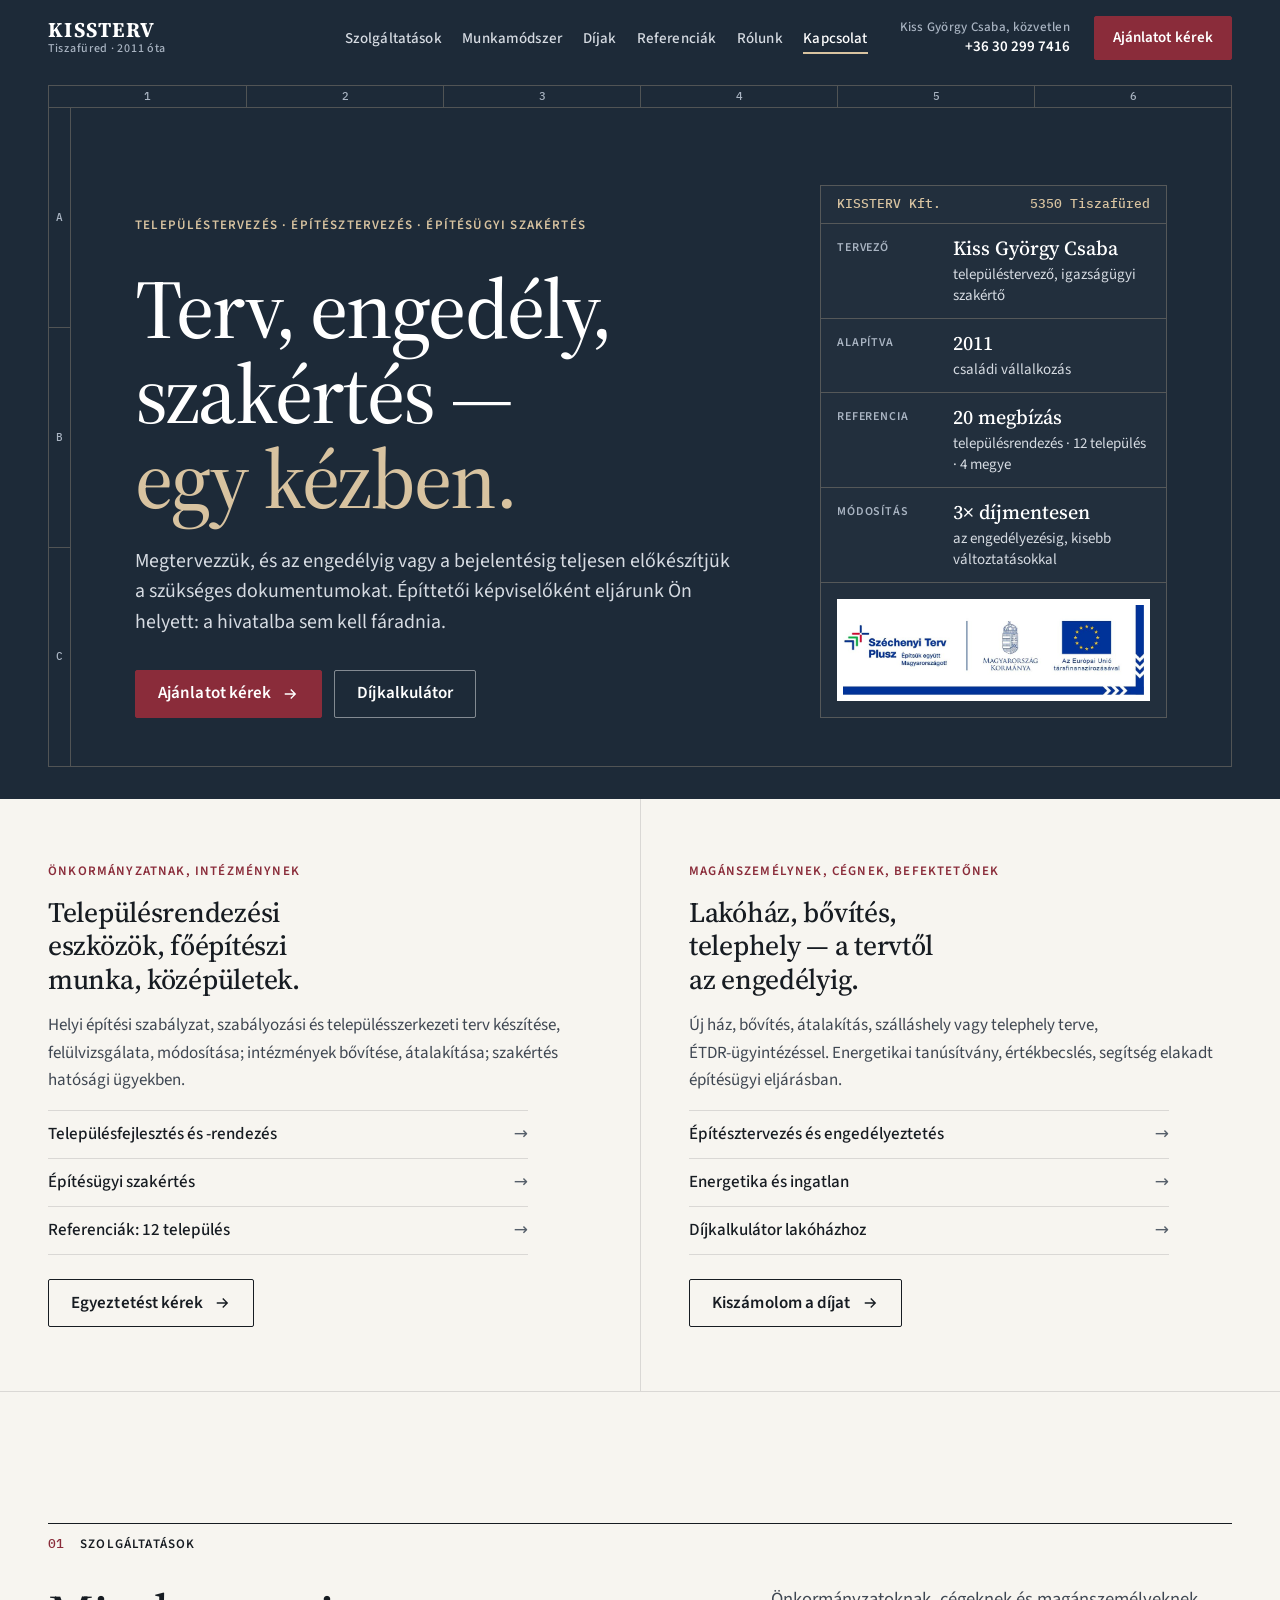
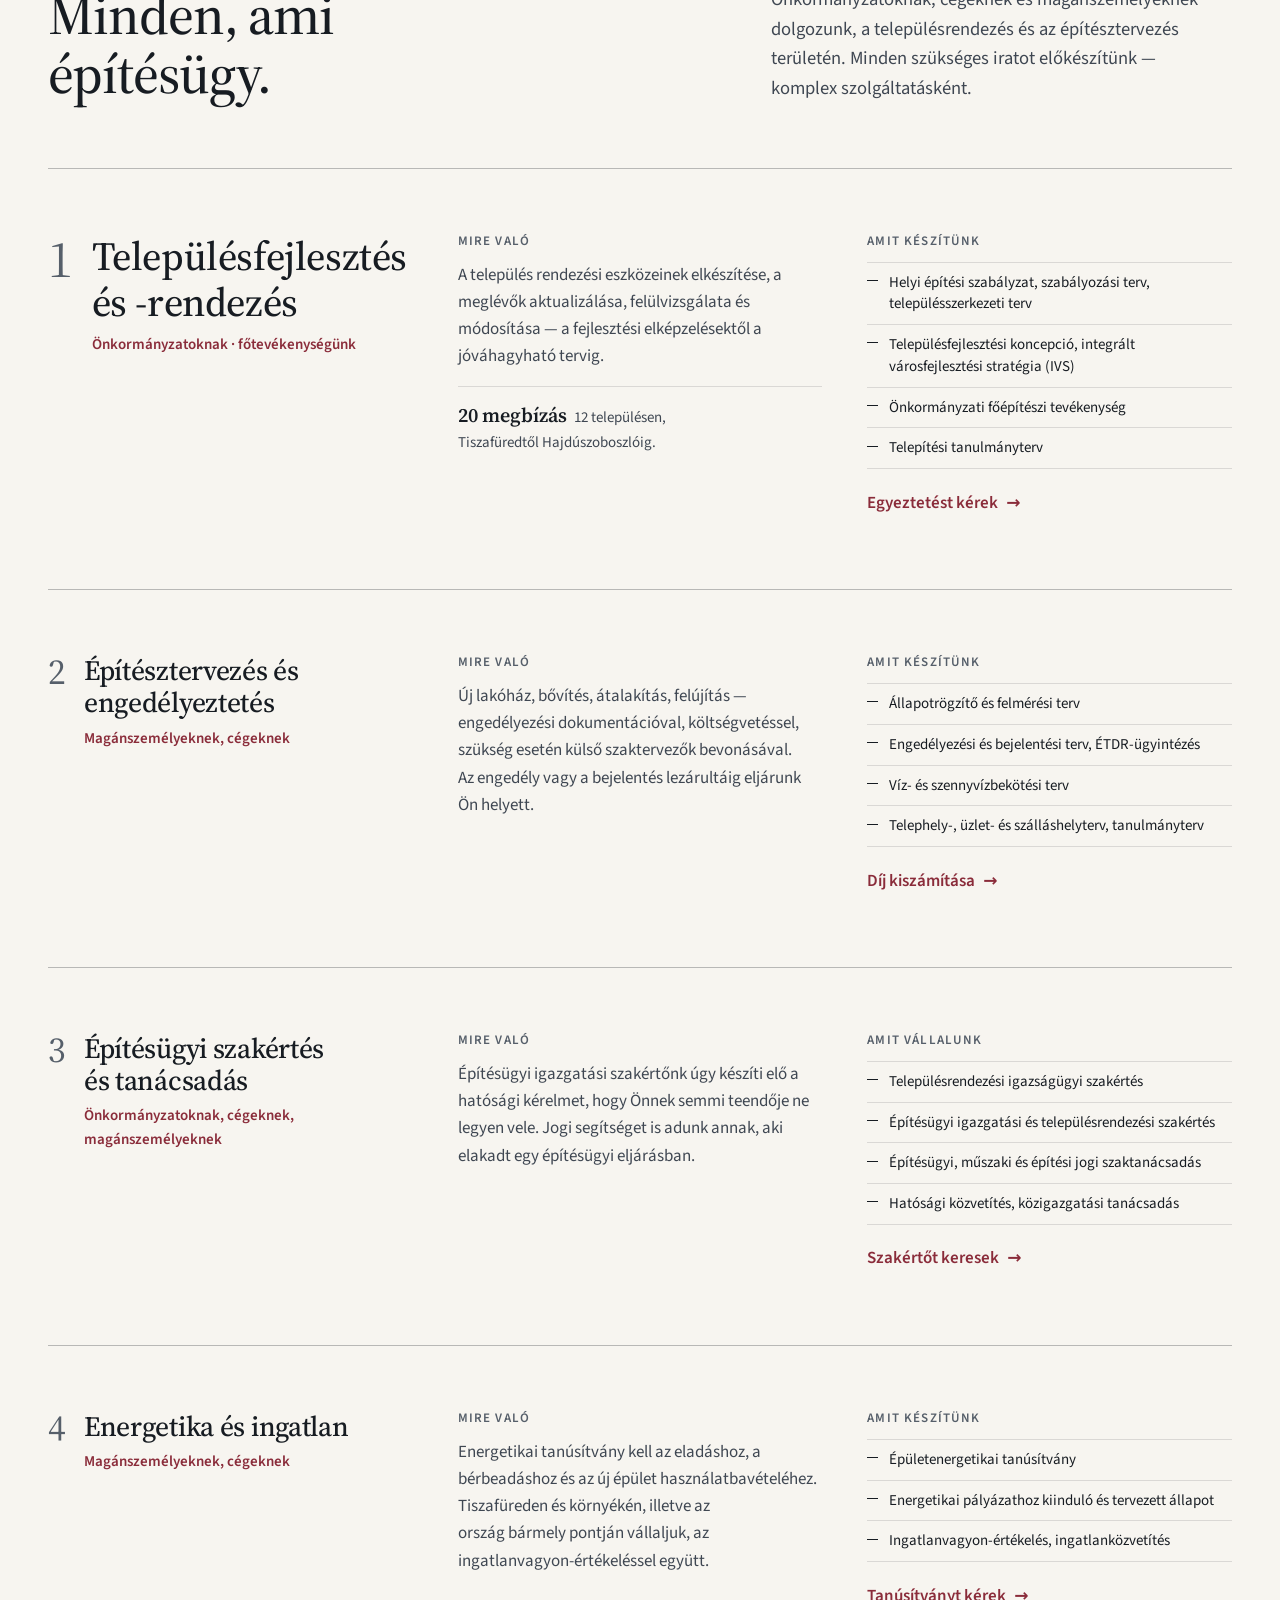
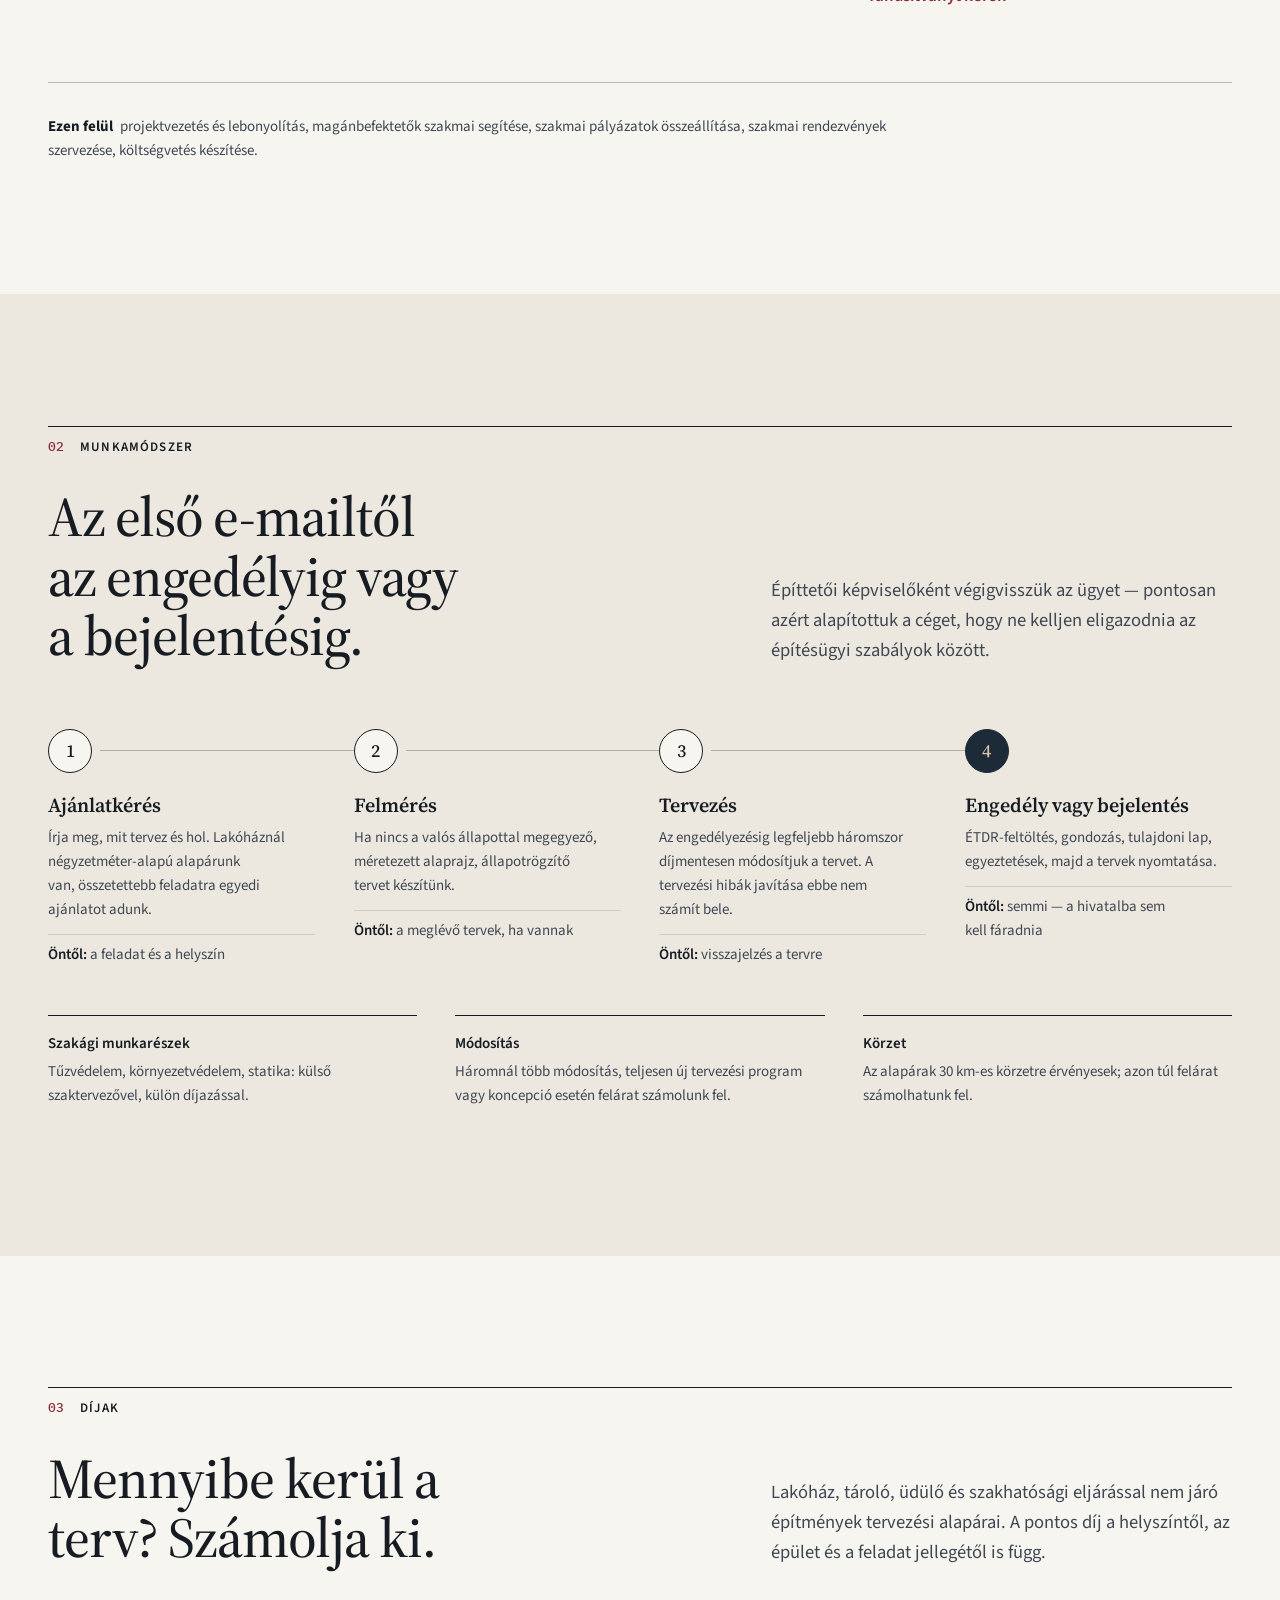
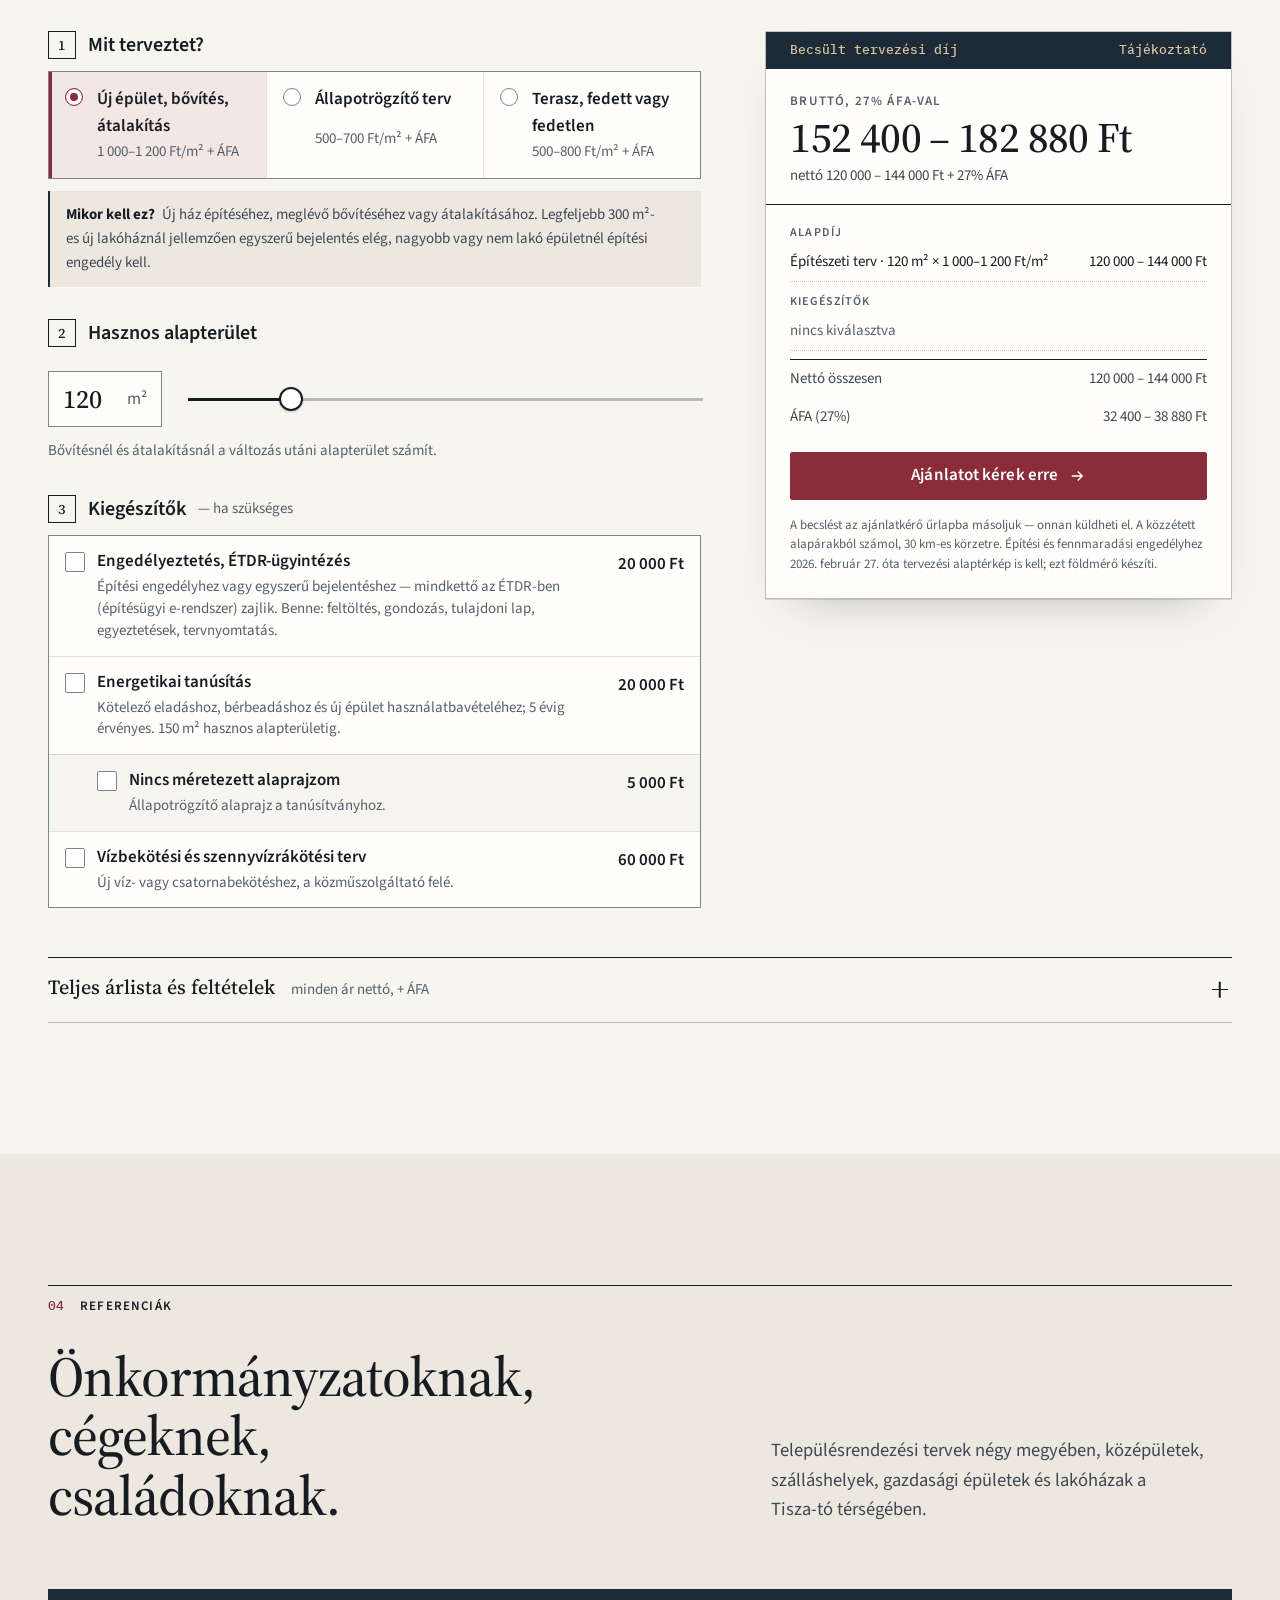
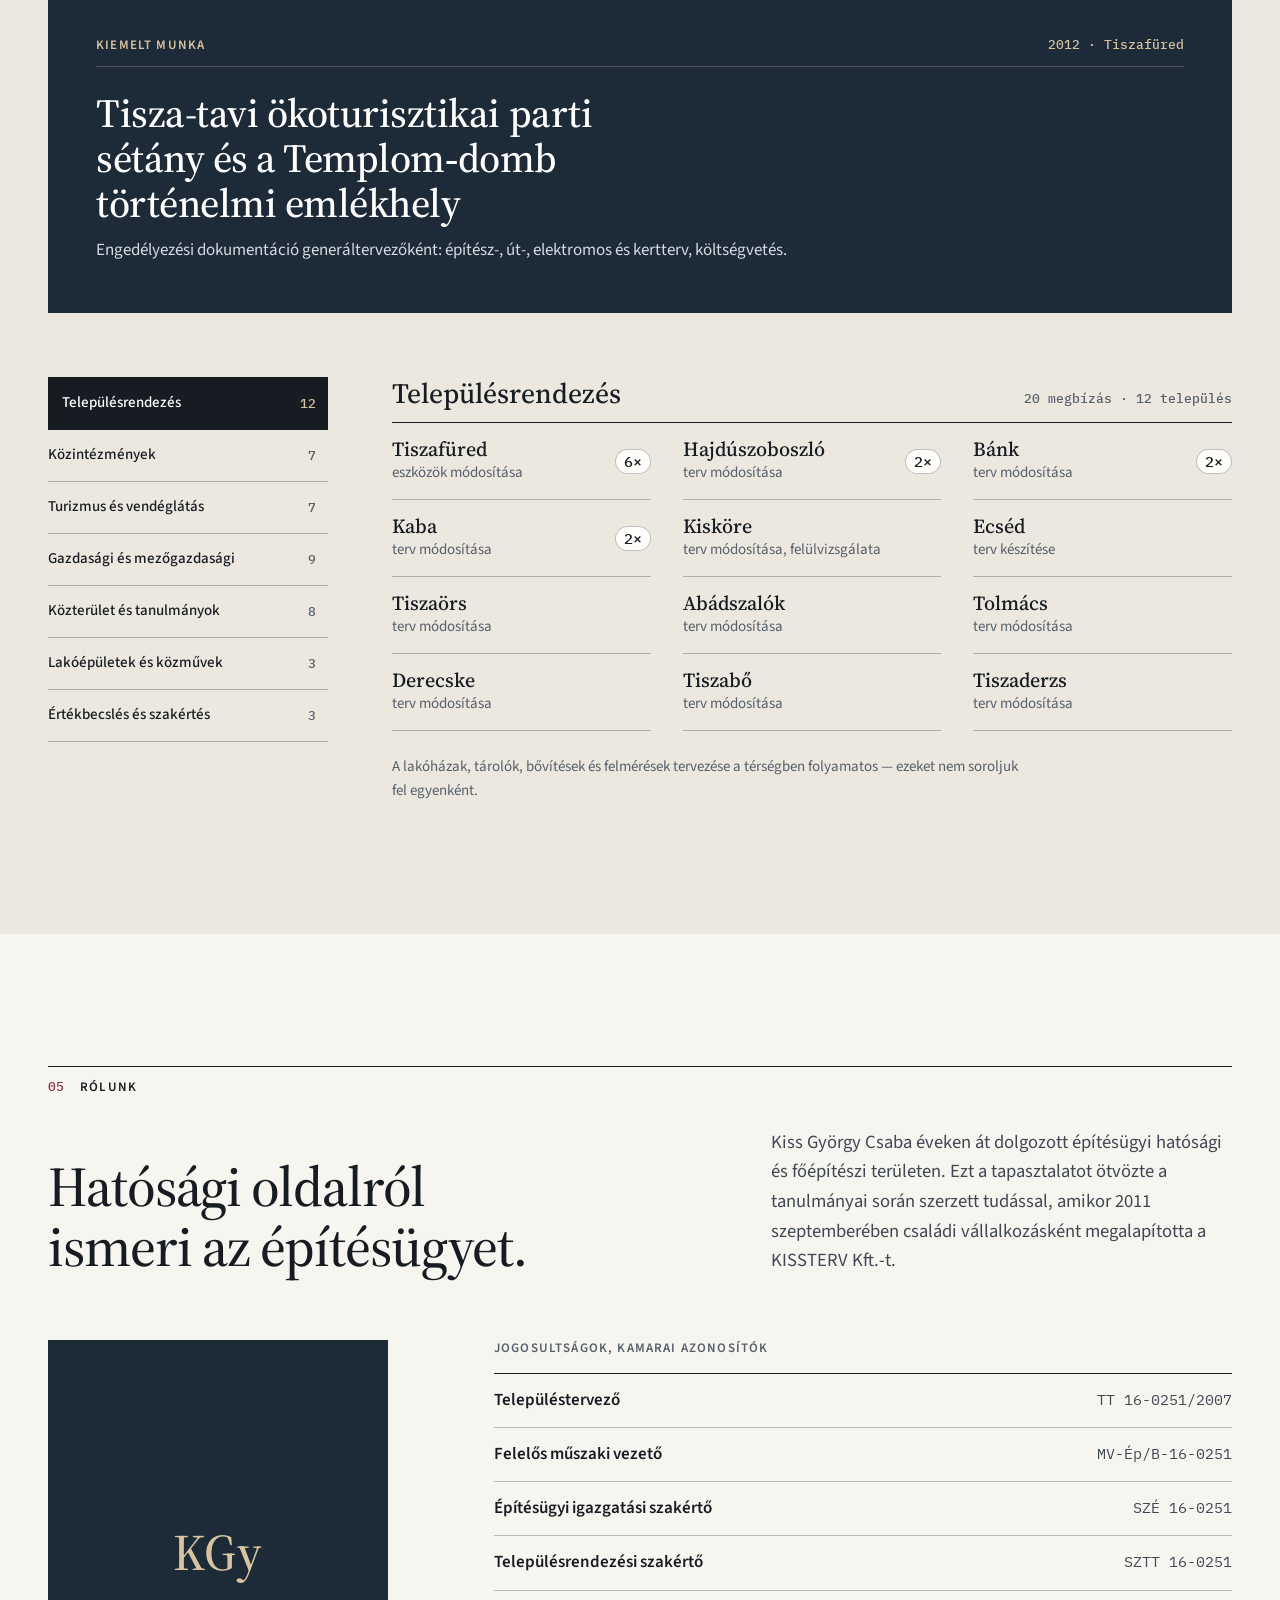
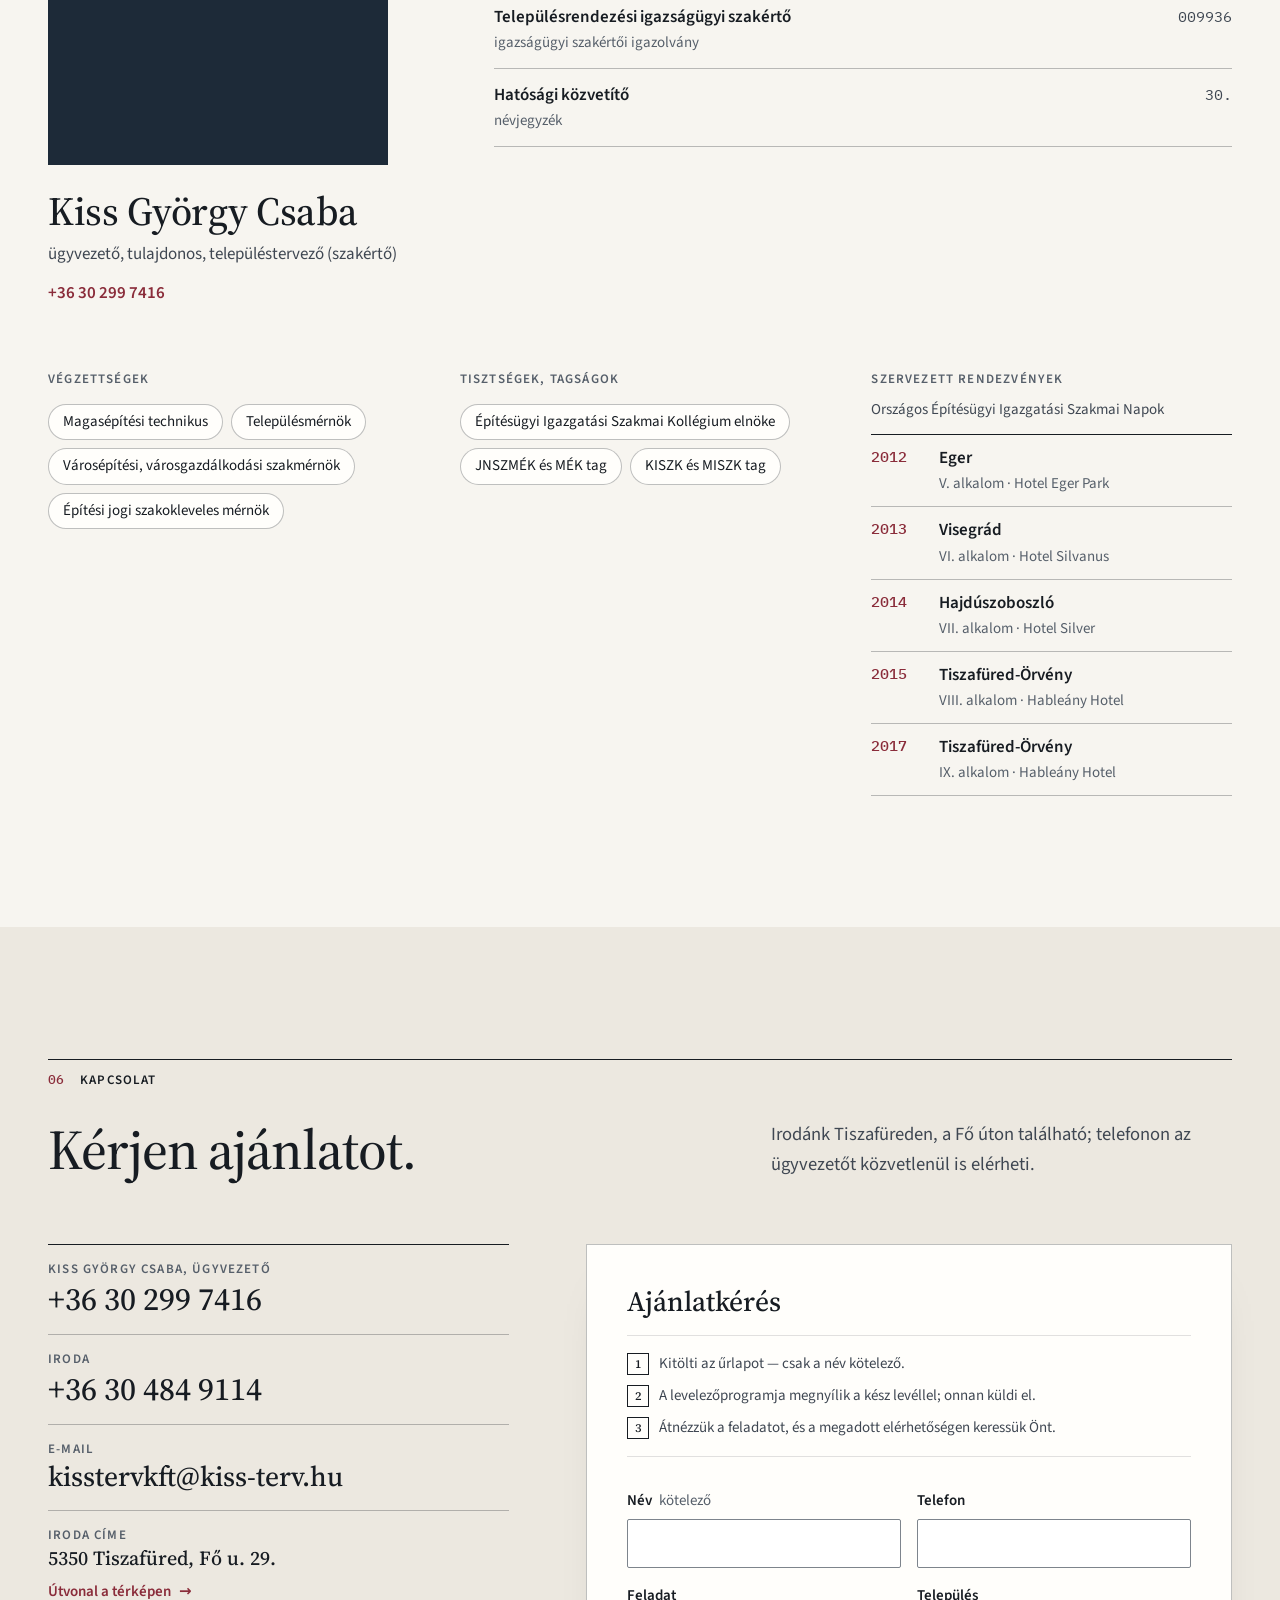
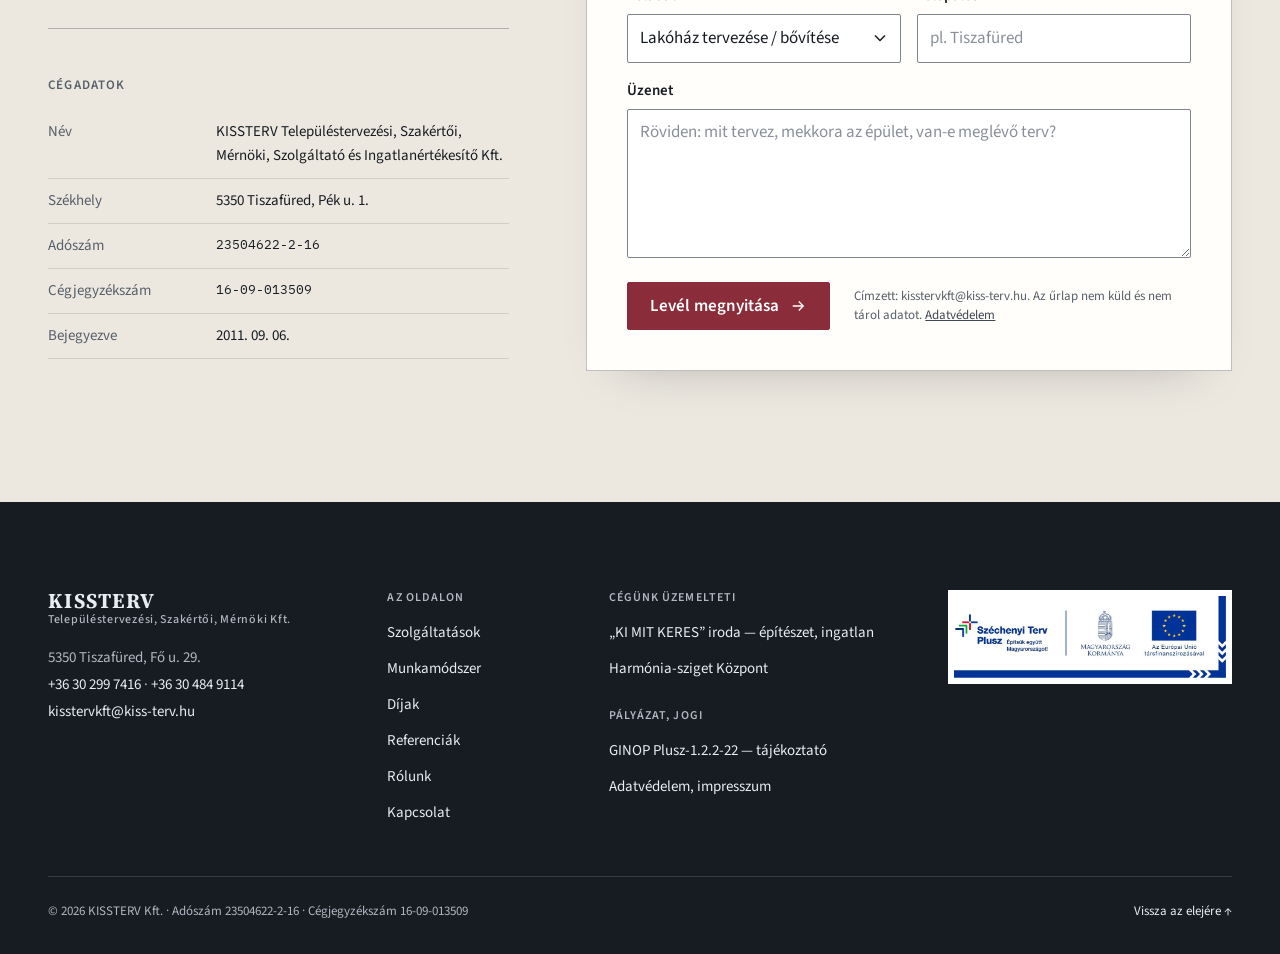
<file: index.html>
<!doctype html>
<html lang="hu" class="no-js">
<head>
<meta charset="utf-8">
<meta name="viewport" content="width=device-width, initial-scale=1, viewport-fit=cover">
<title>KISSTERV Kft. — Településtervezés, építésztervezés, építésügyi szakértés · Tiszafüred</title>
<meta name="description" content="Településrendezési tervek önkormányzatoknak, építésztervezés és engedélyeztetés, építésügyi szakértés, energetikai tanúsítás és értékbecslés Tiszafüredről, 2011 óta. Díjkalkulátorral.">
<meta name="robots" content="noindex, nofollow">
<meta name="theme-color" content="#1d2a38">
<link rel="icon" href="favicon.svg" type="image/svg+xml">
<link rel="icon" href="favicon-32.png" sizes="32x32" type="image/png">
<link rel="apple-touch-icon" href="apple-touch-icon.png">
<link rel="preload" href="assets/fonts/source-serif-4-400-700-latin.woff2" as="font" type="font/woff2" crossorigin>
<link rel="preload" href="assets/fonts/source-sans-3-400-700-latin.woff2" as="font" type="font/woff2" crossorigin>
<link rel="stylesheet" href="assets/fonts.css?v=20261120182859">
<link rel="stylesheet" href="assets/style.css?v=20261120182859">
<meta property="og:type" content="website">
<meta property="og:locale" content="hu_HU">
<meta property="og:site_name" content="KISSTERV Kft.">
<meta property="og:title" content="KISSTERV Kft. — Terv, engedély, szakértés egy kézben">
<meta property="og:description" content="Településrendezési tervek, építésztervezés, építésügyi szakértés és energetikai tanúsítás Tiszafüredről, 2011 óta.">
<meta property="og:image" content="https://tamasgaborvarga.github.io/kissterv-44eft6po/assets/img/og.png">
<meta property="og:image:width" content="1200">
<meta property="og:image:height" content="630">
<meta property="og:image:alt" content="KISSTERV Kft. — Terv, engedély, szakértés egy kézben">
<meta name="twitter:card" content="summary_large_image">
<script type="application/ld+json">
{
  "@context": "https://schema.org",
  "@type": "ProfessionalService",
  "name": "KISSTERV Kft.",
  "legalName": "KISSTERV Településtervezési, Szakértői, Mérnöki, Szolgáltató és Ingatlanértékesítő Kft.",
  "url": "https://kiss-terv.hu/",
  "email": "kisstervkft@kiss-terv.hu",
  "telephone": "+36302997416",
  "foundingDate": "2011-09-06",
  "taxID": "23504622-2-16",
  "address": { "@type": "PostalAddress", "streetAddress": "Fő u. 29.", "postalCode": "5350", "addressLocality": "Tiszafüred", "addressCountry": "HU" },
  "founder": { "@type": "Person", "name": "Kiss György Csaba", "jobTitle": "ügyvezető, településtervező" },
  "areaServed": "Magyarország",
  "knowsAbout": ["településrendezés", "építésztervezés", "építésügyi szakértés", "épületenergetikai tanúsítás", "ingatlanértékbecslés"],
  "hasOfferCatalog": {
    "@type": "OfferCatalog",
    "name": "Szolgáltatások",
    "itemListElement": [
      { "@type": "Offer", "itemOffered": { "@type": "Service", "name": "Településfejlesztés és -rendezés" } },
      { "@type": "Offer", "itemOffered": { "@type": "Service", "name": "Építésztervezés és engedélyeztetés" } },
      { "@type": "Offer", "itemOffered": { "@type": "Service", "name": "Építésügyi szakértés és tanácsadás" } },
      { "@type": "Offer", "itemOffered": { "@type": "Service", "name": "Épületenergetikai tanúsítás, ingatlanvagyon-értékelés" } }
    ]
  }
}
</script>
<script>document.documentElement.classList.replace('no-js','js')</script>
</head>
<body class="has-abar">
<a class="skip" href="#main">Ugrás a tartalomra</a>

<header class="hdr" id="hdr">
  <div class="wrap hdr__in">
    <a class="brand" href="#top" aria-label="KISSTERV Kft. — az oldal eleje">
      <span class="brand__name">KISSTERV</span><span class="brand__sub">Tiszafüred · 2011 óta</span>
    </a>
    <button class="burger" id="burger" type="button" aria-expanded="false" aria-controls="nav"><span class="burger__box" aria-hidden="true"><span></span><span></span></span><span class="burger__txt">Menü</span></button>
    <nav class="nav" id="nav" aria-label="Fő navigáció">
      <ul class="nav__list">
        <li><a href="#szolgaltatasok"><span class="nav__n" aria-hidden="true">01</span>Szolgáltatások</a></li>
        <li><a href="#munkamodszer"><span class="nav__n" aria-hidden="true">02</span>Munkamódszer</a></li>
        <li><a href="#dijak"><span class="nav__n" aria-hidden="true">03</span>Díjak</a></li>
        <li><a href="#referenciak"><span class="nav__n" aria-hidden="true">04</span>Referenciák</a></li>
        <li><a href="#rolunk"><span class="nav__n" aria-hidden="true">05</span>Rólunk</a></li>
        <li><a href="#kapcsolat"><span class="nav__n" aria-hidden="true">06</span>Kapcsolat</a></li>
      </ul>
      <div class="nav__foot">
        <a class="nav__tel" href="tel:+36302997416"><small>Kiss György Csaba, közvetlen</small>+36 30 299 7416</a>
        <a class="btn" href="#ajanlat">Ajánlatot kérek</a>
      </div>
    </nav>
  </div>
</header>

<main id="main">

<!-- NYITÓKÉP: tervlap — keret mezőjelekkel, jobbra lent a szövegmező valós adatokkal -->
<section class="hero" id="top" aria-labelledby="hero-h">
  <div class="wrap">
    <div class="sheet">
      <div class="sheet__zones sheet__zones--x" aria-hidden="true"><span>1</span><span>2</span><span>3</span><span>4</span><span>5</span><span>6</span></div>
      <div class="sheet__zones sheet__zones--y" aria-hidden="true"><span>A</span><span>B</span><span>C</span></div>
      <div class="hero__grid">
        <div class="hero__main">
          <p class="eyebrow eyebrow--on-ink">Településtervezés · Építésztervezés · Építésügyi szakértés</p>
          <h1 id="hero-h">Terv, engedély, szakértés&nbsp;— <span class="hl nw">egy kézben.</span></h1>
          <p class="hero__lead">Megtervezzük, és az engedélyig vagy a bejelentésig teljesen előkészítjük a szükséges dokumentumokat. Építtetői képviselőként eljárunk Ön helyett: a hivatalba sem kell fáradnia.</p>
          <div class="hero__cta">
            <a class="btn" href="#ajanlat">Ajánlatot kérek<svg viewBox="0 0 24 24" aria-hidden="true"><path d="M5 12h14M13 6l6 6-6 6"/></svg></a>
            <a class="btn btn--line-on-ink" href="#dijak">Díjkalkulátor</a>
          </div>
        </div>

        <aside class="tb" aria-label="A cég röviden">
          <p class="tb__h"><span>KISSTERV Kft.</span><span>5350 Tiszafüred</span></p>
          <dl class="tb__dl">
            <div><dt>Tervező</dt><dd>Kiss György Csaba<small>településtervező, igazságügyi szakértő</small></dd></div>
            <div><dt>Alapítva</dt><dd>2011<small>családi vállalkozás</small></dd></div>
            <div><dt>Referencia</dt><dd>20 megbízás<small>településrendezés · 12&nbsp;település · 4&nbsp;megye</small></dd></div>
            <div><dt>Módosítás</dt><dd>3× díjmentesen<small>az engedélyezésig, kisebb változtatásokkal</small></dd></div>
          </dl>
          <a class="infoblokk infoblokk--hero" href="palyazat.html" aria-label="Széchenyi Terv Plusz — pályázati tájékoztató">
            <img src="assets/img/szechenyi-terv-plusz.jpg" width="900" height="269" alt="Széchenyi Terv Plusz — Magyarország Kormánya — Az Európai Unió társfinanszírozásával">
          </a>
        </aside>
      </div>
    </div>
  </div>
</section>

<!-- KINEK? — két belépési út -->
<section class="paths" aria-label="Kinek dolgozunk?">
  <div class="wrap paths__grid">
    <div class="path rv">
      <p class="path__k">Önkormányzatnak, intézménynek</p>
      <h2 class="path__h">Településrendezési eszközök, főépítészi munka, középületek.</h2>
      <p>Helyi építési szabályzat, szabályozási és településszerkezeti terv készítése, felülvizsgálata, módosítása; intézmények bővítése, átalakítása; szakértés hatósági ügyekben.</p>
      <ul class="path__links">
        <li><a href="#sz-telepules">Településfejlesztés és -rendezés</a></li>
        <li><a href="#sz-szakertes">Építésügyi szakértés</a></li>
        <li><a href="#referenciak" data-ref="tr">Referenciák: 12 település</a></li>
      </ul>
      <a class="btn btn--quiet" href="#ajanlat" data-tip="Településrendezési terv (önkormányzat)">Egyeztetést kérek<svg viewBox="0 0 24 24" aria-hidden="true"><path d="M5 12h14M13 6l6 6-6 6"/></svg></a>
    </div>
    <div class="path rv" style="--d:.06s">
      <p class="path__k">Magánszemélynek, cégnek, befektetőnek</p>
      <h2 class="path__h">Lakóház, bővítés, telephely — a tervtől az engedélyig.</h2>
      <p>Új ház, bővítés, átalakítás, szálláshely vagy telephely terve, ÉTDR-ügyintézéssel. Energetikai tanúsítvány, értékbecslés, segítség elakadt építésügyi eljárásban.</p>
      <ul class="path__links">
        <li><a href="#sz-epitesz">Építésztervezés és engedélyeztetés</a></li>
        <li><a href="#sz-energetika">Energetika és ingatlan</a></li>
        <li><a href="#dijak">Díjkalkulátor lakóházhoz</a></li>
      </ul>
      <a class="btn btn--quiet" href="#dijak">Kiszámolom a díjat<svg viewBox="0 0 24 24" aria-hidden="true"><path d="M5 12h14M13 6l6 6-6 6"/></svg></a>
    </div>
  </div>
</section>

<!-- 01 SZOLGÁLTATÁSOK -->
<section class="sec" id="szolgaltatasok" aria-labelledby="szolg-h">
  <div class="wrap">
    <header class="sec__head">
      <p class="sh"><span class="sh__n">01</span><span>Szolgáltatások</span></p>
      <h2 id="szolg-h">Minden, ami építésügy.</h2>
      <p class="sec__lead">Önkormányzatoknak, cégeknek és magánszemélyeknek dolgozunk, a településrendezés és az építésztervezés területén. Minden szükséges iratot előkészítünk — komplex szolgáltatásként.</p>
    </header>

    <div class="svc">
      <article class="svc__item svc__item--lead rv" id="sz-telepules" aria-labelledby="sz1-h">
        <div class="svc__id">
          <span class="svc__n">1</span>
          <h3 id="sz1-h">Településfejlesztés és -rendezés</h3>
          <p class="svc__for">Önkormányzatoknak · főtevékenységünk</p>
        </div>
        <div class="svc__what">
          <h4>Mire való</h4>
          <p>A település rendezési eszközeinek elkészítése, a meglévők aktualizálása, felülvizsgálata és módosítása — a fejlesztési elképzelésektől a jóváhagyható tervig.</p>
          <p class="svc__proof"><b>20 megbízás</b> 12 településen, Tiszafüredtől Hajdúszoboszlóig.</p>
        </div>
        <div class="svc__get">
          <h4>Amit készítünk</h4>
          <ul>
            <li>Helyi építési szabályzat, szabályozási terv, településszerkezeti terv</li>
            <li>Településfejlesztési koncepció, integrált városfejlesztési stratégia (IVS)</li>
            <li>Önkormányzati főépítészi tevékenység</li>
            <li>Telepítési tanulmányterv</li>
          </ul>
          <a class="more" href="#ajanlat" data-tip="Településrendezési terv (önkormányzat)">Egyeztetést kérek</a>
        </div>
      </article>

      <article class="svc__item rv" id="sz-epitesz" aria-labelledby="sz2-h">
        <div class="svc__id">
          <span class="svc__n">2</span>
          <h3 id="sz2-h">Építésztervezés és engedélyeztetés</h3>
          <p class="svc__for">Magánszemélyeknek, cégeknek</p>
        </div>
        <div class="svc__what">
          <h4>Mire való</h4>
          <p>Új lakóház, bővítés, átalakítás, felújítás — engedélyezési dokumentációval, költségvetéssel, szükség esetén külső szaktervezők bevonásával. Az engedély vagy a bejelentés lezárultáig eljárunk Ön helyett.</p>
        </div>
        <div class="svc__get">
          <h4>Amit készítünk</h4>
          <ul>
            <li>Állapotrögzítő és felmérési terv</li>
            <li>Engedélyezési és bejelentési terv, ÉTDR-ügyintézés</li>
            <li>Víz- és szennyvízbekötési terv</li>
            <li>Telephely-, üzlet- és szálláshelyterv, tanulmányterv</li>
          </ul>
          <a class="more" href="#dijak">Díj kiszámítása</a>
        </div>
      </article>

      <article class="svc__item rv" id="sz-szakertes" aria-labelledby="sz3-h">
        <div class="svc__id">
          <span class="svc__n">3</span>
          <h3 id="sz3-h">Építésügyi szakértés és tanácsadás</h3>
          <p class="svc__for">Önkormányzatoknak, cégeknek, magánszemélyeknek</p>
        </div>
        <div class="svc__what">
          <h4>Mire való</h4>
          <p>Építésügyi igazgatási szakértőnk úgy készíti elő a hatósági kérelmet, hogy Önnek semmi teendője ne legyen vele. Jogi segítséget is adunk annak, aki elakadt egy építésügyi eljárásban.</p>
        </div>
        <div class="svc__get">
          <h4>Amit vállalunk</h4>
          <ul>
            <li>Településrendezési igazságügyi szakértés</li>
            <li>Építésügyi igazgatási és településrendezési szakértés</li>
            <li>Építésügyi, műszaki és építési jogi szaktanácsadás</li>
            <li>Hatósági közvetítés, közigazgatási tanácsadás</li>
          </ul>
          <a class="more" href="#ajanlat" data-tip="Építésügyi szakértés, tanácsadás">Szakértőt keresek</a>
        </div>
      </article>

      <article class="svc__item rv" id="sz-energetika" aria-labelledby="sz4-h">
        <div class="svc__id">
          <span class="svc__n">4</span>
          <h3 id="sz4-h">Energetika és ingatlan</h3>
          <p class="svc__for">Magánszemélyeknek, cégeknek</p>
        </div>
        <div class="svc__what">
          <h4>Mire való</h4>
          <p>Energetikai tanúsítvány kell az eladáshoz, a bérbeadáshoz és az új épület használatbavételéhez. Tiszafüreden és környékén, illetve az ország bármely pontján vállaljuk, az ingatlanvagyon-értékeléssel együtt.</p>
        </div>
        <div class="svc__get">
          <h4>Amit készítünk</h4>
          <ul>
            <li>Épületenergetikai tanúsítvány</li>
            <li>Energetikai pályázathoz kiinduló és tervezett állapot</li>
            <li>Ingatlanvagyon-értékelés, ingatlanközvetítés</li>
          </ul>
          <a class="more" href="#ajanlat" data-tip="Energetikai tanúsítás">Tanúsítványt kérek</a>
        </div>
      </article>
    </div>

    <p class="svc__more rv"><b>Ezen felül</b> projektvezetés és lebonyolítás, magánbefektetők szakmai segítése, szakmai pályázatok összeállítása, szakmai rendezvények szervezése, költségvetés készítése.</p>
  </div>
</section>

<!-- 02 MUNKAMÓDSZER -->
<section class="sec sec--stone" id="munkamodszer" aria-labelledby="mod-h">
  <div class="wrap">
    <header class="sec__head">
      <p class="sh"><span class="sh__n">02</span><span>Munkamódszer</span></p>
      <h2 id="mod-h">Az első e-mailtől az engedélyig vagy a bejelentésig.</h2>
      <p class="sec__lead">Építtetői képviselőként végigvisszük az ügyet — pontosan azért alapítottuk a céget, hogy ne kelljen eligazodnia az építésügyi szabályok között.</p>
    </header>

    <ol class="steps">
      <li class="step rv">
        <span class="step__n" aria-hidden="true">1</span>
        <h3>Ajánlatkérés</h3>
        <p>Írja meg, mit tervez és hol. Lakóháznál négyzetméter-alapú alapárunk van, összetettebb feladatra egyedi ajánlatot adunk.</p>
        <p class="step__you"><b>Öntől:</b> a feladat és a helyszín</p>
      </li>
      <li class="step rv" style="--d:.06s">
        <span class="step__n" aria-hidden="true">2</span>
        <h3>Felmérés</h3>
        <p>Ha nincs a valós állapottal megegyező, méretezett alaprajz, állapotrögzítő tervet készítünk.</p>
        <p class="step__you"><b>Öntől:</b> a meglévő tervek, ha vannak</p>
      </li>
      <li class="step rv" style="--d:.12s">
        <span class="step__n" aria-hidden="true">3</span>
        <h3>Tervezés</h3>
        <p>Az engedélyezésig legfeljebb háromszor díjmentesen módosítjuk a tervet. A tervezési hibák javítása ebbe nem számít bele.</p>
        <p class="step__you"><b>Öntől:</b> visszajelzés a tervre</p>
      </li>
      <li class="step rv" style="--d:.18s">
        <span class="step__n" aria-hidden="true">4</span>
        <h3>Engedély vagy bejelentés</h3>
        <p>ÉTDR-feltöltés, gondozás, tulajdoni lap, egyeztetések, majd a tervek nyomtatása.</p>
        <p class="step__you"><b>Öntől:</b> semmi — a hivatalba sem kell fáradnia</p>
      </li>
    </ol>

    <dl class="terms rv">
      <div><dt>Szakági munkarészek</dt><dd>Tűzvédelem, környezetvédelem, statika: külső szaktervezővel, külön díjazással.</dd></div>
      <div><dt>Módosítás</dt><dd>Háromnál több módosítás, teljesen új tervezési program vagy koncepció esetén felárat számolunk fel.</dd></div>
      <div><dt>Körzet</dt><dd>Az alapárak 30 km-es körzetre érvényesek; azon túl felárat számolhatunk fel.</dd></div>
    </dl>
  </div>
</section>

<!-- 03 DÍJAK -->
<section class="sec" id="dijak" aria-labelledby="dijak-h">
  <div class="wrap">
    <header class="sec__head">
      <p class="sh"><span class="sh__n">03</span><span>Díjak</span></p>
      <h2 id="dijak-h">Mennyibe kerül a terv? Számolja ki.</h2>
      <p class="sec__lead">Lakóház, tároló, üdülő és szakhatósági eljárással nem járó építmények tervezési alapárai. A pontos díj a helyszíntől, az épület és a feladat jellegétől is függ.</p>
    </header>

    <form class="calc rv" id="calc" aria-label="Tervezési díj kalkulátor" onsubmit="return false">
      <div class="calc__in">
        <fieldset class="cstep">
          <legend><span class="cstep__n" aria-hidden="true">1</span>Mit terveztet?</legend>
          <div class="seg">
            <label><input type="radio" name="tipus" value="uj" checked><span><b>Új épület, bővítés, átalakítás</b><small class="num">1 000–1 200 Ft/m² + ÁFA</small></span></label>
            <label><input type="radio" name="tipus" value="allapot"><span><b>Állapotrögzítő terv</b><small class="num">500–700 Ft/m² + ÁFA</small></span></label>
            <label><input type="radio" name="tipus" value="terasz"><span><b>Terasz, fedett vagy fedetlen</b><small class="num">500–800 Ft/m² + ÁFA</small></span></label>
          </div>
          <p class="hint" id="tip-hint"><b>Mikor kell ez?</b> <span>Új ház építéséhez, meglévő bővítéséhez vagy átalakításához.</span></p>
        </fieldset>

        <div class="cstep">
          <label class="cstep__l" for="m2"><span class="cstep__n" aria-hidden="true">2</span>Hasznos alapterület</label>
          <div class="area">
            <div class="area__num"><input type="number" id="m2" min="1" max="600" value="120" inputmode="numeric" aria-describedby="m2-help"><span class="num">m²</span></div>
            <input type="range" id="m2r" min="10" max="600" step="5" value="120" aria-label="Alapterület csúszkával" aria-describedby="m2-help">
          </div>
          <p class="help" id="m2-help">Bővítésnél és átalakításnál a változás utáni alapterület számít.</p>
        </div>

        <fieldset class="cstep">
          <legend><span class="cstep__n" aria-hidden="true">3</span>Kiegészítők <small>— ha szükséges</small></legend>
          <div class="opts">
            <label class="opt"><input type="checkbox" id="o-etdr"><span class="opt__t"><b>Engedélyeztetés, ÉTDR-ügyintézés</b><small>Építési engedélyhez vagy egyszerű bejelentéshez — mindkettő az ÉTDR-ben (építésügyi e-rendszer) zajlik. Benne: feltöltés, gondozás, tulajdoni lap, egyeztetések, tervnyomtatás.</small></span><span class="opt__p num">20 000 Ft</span></label>
            <label class="opt" id="o-en-w"><input type="checkbox" id="o-en"><span class="opt__t"><b>Energetikai tanúsítás</b><small>Kötelező eladáshoz, bérbeadáshoz és új épület használatbavételéhez; 5 évig érvényes. 150 m² hasznos alapterületig.</small><small class="opt__why">Terasznál nem értelmezhető.</small></span><span class="opt__p num">20 000 Ft</span></label>
            <label class="opt opt--sub" id="o-alap-w" hidden><input type="checkbox" id="o-alap"><span class="opt__t"><b>Nincs méretezett alaprajzom</b><small>Állapotrögzítő alaprajz a tanúsítványhoz.</small></span><span class="opt__p num">5 000 Ft</span></label>
            <label class="opt"><input type="checkbox" id="o-viz"><span class="opt__t"><b>Vízbekötési és szennyvízrákötési terv</b><small>Új víz- vagy csatornabekötéshez, a közműszolgáltató felé.</small></span><span class="opt__p num">60 000 Ft</span></label>
          </div>
        </fieldset>
      </div>

      <div class="calc__out" id="calc-out">
        <div class="bill">
          <p class="bill__h"><span>Becsült tervezési díj</span><span>Tájékoztató</span></p>
          <div class="bill__total" aria-live="polite" aria-atomic="true">
            <span class="bill__lbl">Bruttó, 27% ÁFA-val</span>
            <b class="bill__big num" id="out-brutto">—</b>
            <small class="num" id="out-netto"></small>
          </div>
          <div class="bill__lines" id="out-lines"></div>
          <p class="calc__warn" id="out-warn" hidden></p>
          <a class="btn btn--block" id="calc-mail" href="#ajanlat">Ajánlatot kérek erre<svg viewBox="0 0 24 24" aria-hidden="true"><path d="M5 12h14M13 6l6 6-6 6"/></svg></a>
          <p class="bill__note">A becslést az ajánlatkérő űrlapba másoljuk — onnan küldheti el. A közzétett alapárakból számol, 30 km-es körzetre. Építési és fennmaradási engedélyhez 2026. február 27. óta tervezési alaptérkép is kell; ezt földmérő készíti.</p>
        </div>
      </div>
    </form>

    <details class="ptable rv" id="ptable-d">
      <summary><span class="ptable__h">Teljes árlista és feltételek</span><span class="ptable__sub">minden ár nettó, + ÁFA</span><span class="ptable__tog" aria-hidden="true"></span></summary>
      <div class="ptable__body">
        <dl>
          <div><dt>Állapotrögzítő terv<small>helyszínrajz, alaprajz, homlokzat, metszet</small></dt><dd class="num">500–700 Ft/m²</dd></div>
          <div><dt>Új, átalakítandó, bővítendő épület<small>+ műszaki leírás, a változás utáni alapterülettel</small></dt><dd class="num">1 000–1 200 Ft/m²</dd></div>
          <div><dt>Terasz<small>fedett vagy fedetlen</small></dt><dd class="num">500–800 Ft/m²</dd></div>
          <div><dt>ÉTDR-ügyintézés<small>engedélyeztetés esetén</small></dt><dd class="num">20 000 Ft</dd></div>
          <div><dt>Energetikai tanúsítás<small>150 m²-ig</small></dt><dd class="num">20 000 Ft</dd></div>
          <div><dt>Felmérési alaprajz a tanúsításhoz<small>150 m²-ig, ha nincs méretezett alaprajz</small></dt><dd class="num">5 000 Ft</dd></div>
          <div><dt>Energetikai pályázathoz<small>kiinduló + tervezett állapot</small></dt><dd class="num">25 000 + 25 000 Ft</dd></div>
          <div><dt>Víz- és szennyvízbekötési terv</dt><dd class="num">60 000 Ft</dd></div>
        </dl>
        <div class="ptable__foot">
          <p>Minden ár + ÁFA. 150 m² fölötti épület tanúsítására, szakhatósági eljárással járó vagy nagy kiterjedésű építményekre, kiviteli, útépítési, településrendezési és tanulmánytervre, pályázatírásra egyedi ajánlatot adunk.</p>
          <p>Teljesen új tervezési program, koncepció vagy háromnál több módosítás esetén felárat számolunk fel.</p>
        </div>
      </div>
    </details>
  </div>
</section>

<!-- 04 REFERENCIÁK -->
<section class="sec sec--stone" id="referenciak" aria-labelledby="ref-h">
  <div class="wrap">
    <header class="sec__head">
      <p class="sh"><span class="sh__n">04</span><span>Referenciák</span></p>
      <h2 id="ref-h">Önkormányzatoknak, cégeknek, családoknak.</h2>
      <p class="sec__lead">Településrendezési tervek négy megyében, középületek, szálláshelyek, gazdasági épületek és lakóházak a <span class="nw">Tisza-tó</span> térségében.</p>
    </header>

    <article class="feat rv" aria-labelledby="feat-h">
      <p class="feat__k"><span>Kiemelt munka</span><span class="num">2012 · Tiszafüred</span></p>
      <h3 id="feat-h">Tisza-tavi ökoturisztikai parti sétány és a Templom&#8209;domb történelmi emlékhely</h3>
      <p>Engedélyezési dokumentáció generáltervezőként: építész-, út-, elektromos és kertterv, költségvetés.</p>
    </article>

    <div class="refx">
      <div class="tabs" id="filter" role="tablist" aria-label="Referenciák csoportjai" aria-orientation="vertical">
        <button type="button" class="tab" role="tab" id="t-tr" data-k="tr" aria-controls="rg-tr-p" aria-selected="true">Településrendezés<span class="n">12</span></button>
        <button type="button" class="tab" role="tab" id="t-koz" data-k="koz" aria-controls="rg-koz-p" aria-selected="false" tabindex="-1">Közintézmények<span class="n">7</span></button>
        <button type="button" class="tab" role="tab" id="t-tur" data-k="tur" aria-controls="rg-tur-p" aria-selected="false" tabindex="-1">Turizmus és vendéglátás<span class="n">7</span></button>
        <button type="button" class="tab" role="tab" id="t-gaz" data-k="gaz" aria-controls="rg-gaz-p" aria-selected="false" tabindex="-1">Gazdasági és mezőgazdasági<span class="n">9</span></button>
        <button type="button" class="tab" role="tab" id="t-ter" data-k="ter" aria-controls="rg-ter-p" aria-selected="false" tabindex="-1">Közterület és tanulmányok<span class="n">8</span></button>
        <button type="button" class="tab" role="tab" id="t-lak" data-k="lak" aria-controls="rg-lak-p" aria-selected="false" tabindex="-1">Lakóépületek és közművek<span class="n">3</span></button>
        <button type="button" class="tab" role="tab" id="t-szak" data-k="szak" aria-controls="rg-szak-p" aria-selected="false" tabindex="-1">Értékbecslés és szakértés<span class="n">3</span></button>
      </div>

      <div class="refs" id="refs">
        <section class="rgroup rgroup--towns" data-k="tr" id="rg-tr-p" role="tabpanel" aria-labelledby="t-tr" tabindex="0">
          <h3 class="rgroup__h">Településrendezés<span>20 megbízás · 12 település</span></h3>
          <ul class="towns">
            <li><b>Tiszafüred</b><span>eszközök módosítása</span><span class="towns__x num">6×</span></li>
            <li><b>Hajdúszoboszló</b><span>terv módosítása</span><span class="towns__x num">2×</span></li>
            <li><b>Bánk</b><span>terv módosítása</span><span class="towns__x num">2×</span></li>
            <li><b>Kaba</b><span>terv módosítása</span><span class="towns__x num">2×</span></li>
            <li><b>Kisköre</b><span>terv módosítása, felülvizsgálata</span></li>
            <li><b>Ecséd</b><span>terv készítése</span></li>
            <li><b>Tiszaörs</b><span>terv módosítása</span></li>
            <li><b>Abádszalók</b><span>terv módosítása</span></li>
            <li><b>Tolmács</b><span>terv módosítása</span></li>
            <li><b>Derecske</b><span>terv módosítása</span></li>
            <li><b>Tiszabő</b><span>terv módosítása</span></li>
            <li><b>Tiszaderzs</b><span>terv módosítása</span></li>
          </ul>
        </section>
        <section class="rgroup" data-k="koz" id="rg-koz-p" role="tabpanel" aria-labelledby="t-koz" tabindex="0">
          <h3 class="rgroup__h">Közintézmények<span>7 tétel</span></h3>
          <ul class="rlist">
            <li><b>Óvodabővítés, tüzelőtároló, buszváró, orvosi rendelő felújítás-átalakítás</b><span>Tiszaderzs</span></li>
            <li><b>Általános iskola bővítése</b><span>Tiszaszőlős</span></li>
            <li><b>Óvoda bővítése</b><span>Tiszaszőlős</span></li>
            <li><b>Óvoda étkező kialakítása</b><span>Tiszafüred</span></li>
            <li><b>Gyógypedagógiai iskola átalakítása</b><span>Tiszafüred</span></li>
            <li><b>Fogyatékosok nappali intézményének átalakítása</b><span>Egyek</span></li>
            <li><b>Általános iskola konyha-étkező kialakítása (belső átalakítás, felújítás)</b></li>
          </ul>
        </section>
        <section class="rgroup" data-k="tur" id="rg-tur-p" role="tabpanel" aria-labelledby="t-tur" tabindex="0">
          <h3 class="rgroup__h">Turizmus és vendéglátás<span>7 tétel</span></h3>
          <ul class="rlist">
            <li><b>Apartmanház</b><span>Tiszaszőlős</span></li>
            <li><b>Apartmanház (panzió) építése</b><span>Tiszafüred</span></li>
            <li><b>Apartmanház</b><span>Tiszafüred</span></li>
            <li><b>Terasz építése vendéglátóhelyhez</b><span>Tiszafüred</span></li>
            <li><b>Panzió korszerűsítése</b><span>Hajdúszoboszló</span></li>
            <li><b>Vendégházak</b><span>Tiszaörvény</span></li>
            <li><b>Turisztikai szálláshelyek mezőgazdasági pályázathoz</b><span>Tiszaörs, Poroszló, Buj, Nagyiván</span></li>
          </ul>
        </section>
        <section class="rgroup" data-k="gaz" id="rg-gaz-p" role="tabpanel" aria-labelledby="t-gaz" tabindex="0">
          <h3 class="rgroup__h">Gazdasági és mezőgazdasági<span>9 tétel</span></h3>
          <ul class="rlist">
            <li><b>Telephely-irodaépület kialakítása meglévő külterületi magtár átalakításával</b><span>Tiszafüred</span></li>
            <li><b>Mezőgazdasági létesítmények: szalmatároló, állattartó épület, trágyatároló</b><span>Tiszafüred, Tiszaderzs</span></li>
            <li><b>Géptároló szín</b><span>Tiszafüred</span></li>
            <li><b>Tésztaüzem kialakítása</b><span>Tiszaszőlős</span></li>
            <li><b>Konyha építése</b><span>Tiszaszőlős</span></li>
            <li><b>Tárolóépület és fatároló</b><span>Tiszaszőlős</span></li>
            <li><b>Élelmiszerüzlet bővítése</b><span>Tiszaörs</span></li>
            <li><b>MÁV-épületek felmérése</b><span>Debrecen</span></li>
            <li><b>Műhelyépület és műszaki üzlet terve</b></li>
          </ul>
        </section>
        <section class="rgroup" data-k="ter" id="rg-ter-p" role="tabpanel" aria-labelledby="t-ter" tabindex="0">
          <h3 class="rgroup__h">Közterület és tanulmányok<span>8 tétel</span></h3>
          <ul class="rlist">
            <li><b>Tisza-tavi ökoturisztikai parti sétány és a Templom-domb történelmi emlékhely — engedélyezési dokumentáció generáltervezőként (építész-, út-, elektromos, kertterv, költségvetés), 2012</b><span>Tiszafüred</span></li>
            <li><b>Széchenyi kert utca útépítési terve, alvállalkozóként</b><span>Tiszafüred</span></li>
            <li><b>Szabadidőpark (Budasi-park) terve</b><span>Tiszafüred</span></li>
            <li><b>Belvárosi forgalmi rend felülvizsgálata, tanulmányterv</b><span>Tiszafüred</span></li>
            <li><b>Telepítési tanulmányterv</b><span>Derecske</span></li>
            <li><b>Piac kialakítási terve</b><span>Tiszaszőlős</span></li>
            <li><b>Reklámtáblák terve</b><span>Tiszaszőlős, Tiszaörs</span></li>
            <li><b>Közreműködés a Tisza-tó Térség Területfejlesztési Programjában</b></li>
          </ul>
        </section>
        <section class="rgroup" data-k="lak" id="rg-lak-p" role="tabpanel" aria-labelledby="t-lak" tabindex="0">
          <h3 class="rgroup__h">Lakóépületek és közművek<span>3 tétel</span></h3>
          <ul class="rlist">
            <li><b>Új lakóházak, bővítések, átalakítások, felújítások — folyamatosan</b><span>Tiszafüred</span></li>
            <li><b>Vízbekötési tervek</b><span>Tiszafüred, Tiszaderzs</span></li>
            <li><b>Vízjogi fennmaradási terv; vízi stég fennmaradási terve</b></li>
          </ul>
        </section>
        <section class="rgroup" data-k="szak" id="rg-szak-p" role="tabpanel" aria-labelledby="t-szak" tabindex="0">
          <h3 class="rgroup__h">Értékbecslés és szakértés<span>3 tétel</span></h3>
          <ul class="rlist">
            <li><b>Értékbecslés: lakóházak, kereskedelmi épületek, halastó, húsbolt, húsüzem, szántó, rendelőintézet, templom, gyógyszertár</b><span>Tiszafüred, Hajdúszoboszló, Nagyiván, Tiszaörs, Debrecen, Tiszaszentimre</span></li>
            <li><b>Építésügyi hatósági és településrendezési tárgyú szakértés, hatósági eljárások segítése</b><span>országszerte</span></li>
            <li><b>Épületenergetikai tanúsítás</b><span>Tiszafüred és országszerte</span></li>
          </ul>
        </section>
        <p class="refnote">A lakóházak, tárolók, bővítések és felmérések tervezése a térségben folyamatos — ezeket nem soroljuk fel egyenként.</p>
      </div>
    </div>
  </div>
</section>

<!-- 05 RÓLUNK -->
<section class="sec" id="rolunk" aria-labelledby="pro-h">
  <div class="wrap">
    <header class="sec__head">
      <p class="sh"><span class="sh__n">05</span><span>Rólunk</span></p>
      <h2 id="pro-h">Hatósági oldalról ismeri az építésügyet.</h2>
      <p class="sec__lead">Kiss György Csaba éveken át dolgozott építésügyi hatósági és főépítészi területen. Ezt a tapasztalatot ötvözte a tanulmányai során szerzett tudással, amikor 2011 szeptemberében családi vállalkozásként megalapította a KISSTERV Kft.-t.</p>
    </header>

    <div class="pro">
      <div class="pro__id rv">
        <figure class="pro__photo">
          <!-- PORTRÉ: assets/img/kiss-gyorgy-csaba.jpg (álló 4:5, min. 800×1000 px). Amíg nincs fájl, a monogram látszik. -->
          <!-- <img src="assets/img/kiss-gyorgy-csaba.jpg" alt="Kiss György Csaba, a KISSTERV Kft. ügyvezetője" width="800" height="1000" loading="lazy" onerror="this.remove()"> -->
          <div class="pro__ph" aria-hidden="true">KGy</div>
        </figure>
        <div>
          <h3 class="pro__name">Kiss György Csaba</h3>
          <p class="pro__role">ügyvezető, tulajdonos, településtervező (szakértő)</p>
          <a class="pro__tel" href="tel:+36302997416">+36 30 299 7416</a>
        </div>
      </div>

      <div class="pro__reg rv" style="--d:.06s">
        <h4 class="kicker">Jogosultságok, kamarai azonosítók</h4>
        <ul class="reg">
          <li><span>Településtervező</span><span class="code">TT 16-0251/2007</span></li>
          <li><span>Felelős műszaki vezető</span><span class="code">MV-Ép/B-16-0251</span></li>
          <li><span>Építésügyi igazgatási szakértő</span><span class="code">SZÉ 16-0251</span></li>
          <li><span>Településrendezési szakértő</span><span class="code">SZTT 16-0251</span></li>
          <li><span>Településrendezési igazságügyi szakértő<small>igazságügyi szakértői igazolvány</small></span><span class="code">009936</span></li>
          <li><span>Hatósági közvetítő<small>névjegyzék</small></span><span class="code">30.</span></li>
        </ul>
      </div>

      <div class="pro__more">
        <div class="rv">
          <h4 class="kicker">Végzettségek</h4>
          <ul class="pills">
            <li class="pill">Magasépítési technikus</li>
            <li class="pill">Településmérnök</li>
            <li class="pill">Városépítési, városgazdálkodási szakmérnök</li>
            <li class="pill">Építési jogi szakokleveles mérnök</li>
          </ul>
        </div>
        <div class="rv">
          <h4 class="kicker">Tisztségek, tagságok</h4>
          <ul class="pills">
            <li class="pill">Építésügyi Igazgatási Szakmai Kollégium elnöke</li>
            <li class="pill">JNSZMÉK és MÉK tag</li>
            <li class="pill">KISZK és MISZK tag</li>
          </ul>
        </div>
        <div class="rv">
          <h4 class="kicker">Szervezett rendezvények</h4>
          <p class="pro__note">Országos Építésügyi Igazgatási Szakmai Napok</p>
          <ol class="events">
            <li><span class="num">2012</span><b>Eger</b><small>V. alkalom · Hotel Eger Park</small></li>
            <li><span class="num">2013</span><b>Visegrád</b><small>VI. alkalom · Hotel Silvanus</small></li>
            <li><span class="num">2014</span><b>Hajdúszoboszló</b><small>VII. alkalom · Hotel Silver</small></li>
            <li><span class="num">2015</span><b>Tiszafüred-Örvény</b><small>VIII. alkalom · Hableány Hotel</small></li>
            <li><span class="num">2017</span><b>Tiszafüred-Örvény</b><small>IX. alkalom · Hableány Hotel</small></li>
          </ol>
        </div>
      </div>
    </div>
  </div>
</section>

<!-- 06 KAPCSOLAT -->
<section class="sec sec--stone" id="kapcsolat" aria-labelledby="kapcs-h">
  <div class="wrap">
    <header class="sec__head">
      <p class="sh"><span class="sh__n">06</span><span>Kapcsolat</span></p>
      <h2 id="kapcs-h">Kérjen ajánlatot.</h2>
      <p class="sec__lead">Irodánk Tiszafüreden, a Fő úton található; telefonon az ügyvezetőt közvetlenül is elérheti.</p>
    </header>

    <div class="contact">
      <div class="contact__info rv">
        <ul class="dir">
          <li><span class="dir__k">Kiss György Csaba, ügyvezető</span><a class="dir__v" href="tel:+36302997416">+36 30 299 7416</a></li>
          <li><span class="dir__k">Iroda</span><a class="dir__v" href="tel:+36304849114">+36 30 484 9114</a></li>
          <li><span class="dir__k">E-mail</span><a class="dir__v dir__v--mail" href="mailto:kisstervkft@kiss-terv.hu">kisstervkft@kiss-terv.hu</a></li>
          <li><span class="dir__k">Iroda címe</span><span class="dir__v dir__v--addr">5350 Tiszafüred, Fő&nbsp;u.&nbsp;29.</span><a class="more" href="https://www.google.com/maps/search/?api=1&amp;query=Tiszaf%C3%BCred%2C+F%C5%91+u.+29." target="_blank" rel="noopener">Útvonal a térképen<span class="vh"> (új lapon nyílik)</span></a></li>
        </ul>
        <div class="company">
          <h3 class="kicker">Cégadatok</h3>
          <dl>
            <div><dt>Név</dt><dd>KISSTERV Településtervezési, Szakértői, Mérnöki, Szolgáltató és Ingatlanértékesítő Kft.</dd></div>
            <div><dt>Székhely</dt><dd>5350 Tiszafüred, Pék&nbsp;u.&nbsp;1.</dd></div>
            <div><dt>Adószám</dt><dd class="code">23504622-2-16</dd></div>
            <div><dt>Cégjegyzékszám</dt><dd class="code">16-09-013509</dd></div>
            <div><dt>Bejegyezve</dt><dd>2011. 09. 06.</dd></div>
          </dl>
        </div>
      </div>

      <form class="form rv" id="ajanlat" style="--d:.06s" novalidate aria-labelledby="form-h">
        <h3 id="form-h">Ajánlatkérés</h3>
        <ol class="form__how" aria-label="Mi történik az elküldés után?">
          <li>Kitölti az űrlapot — csak a név kötelező.</li>
          <li>A levelezőprogramja megnyílik a kész levéllel; onnan küldi el.</li>
          <li>Átnézzük a feladatot, és a megadott elérhetőségen keressük Önt.</li>
        </ol>
        <div class="form__grid">
          <div class="field"><label for="f-nev">Név <span class="req">kötelező</span></label><input id="f-nev" name="nev" autocomplete="name" required aria-describedby="f-nev-err"><span class="field__err" id="f-nev-err" hidden>Kérjük, adja meg a nevét.</span></div>
          <div class="field"><label for="f-tel">Telefon</label><input id="f-tel" name="tel" type="tel" autocomplete="tel" inputmode="tel"></div>
          <div class="field"><label for="f-tip">Feladat</label>
            <select id="f-tip" name="tip">
              <option>Lakóház tervezése / bővítése</option>
              <option>Állapotrögzítő terv</option>
              <option>Energetikai tanúsítás</option>
              <option>Víz- és szennyvízbekötési terv</option>
              <option>Településrendezési terv (önkormányzat)</option>
              <option>Építésügyi szakértés, tanácsadás</option>
              <option>Értékbecslés</option>
              <option>Egyéb</option>
            </select>
          </div>
          <div class="field"><label for="f-hely">Település</label><input id="f-hely" name="hely" autocomplete="address-level2" placeholder="pl. Tiszafüred"></div>
          <div class="field field--full"><label for="f-msg">Üzenet</label><textarea id="f-msg" name="msg" rows="5" placeholder="Röviden: mit tervez, mekkora az épület, van-e meglévő terv?"></textarea></div>
        </div>
        <div class="form__foot">
          <button class="btn" type="submit">Levél megnyitása<svg viewBox="0 0 24 24" aria-hidden="true"><path d="M5 12h14M13 6l6 6-6 6"/></svg></button>
          <small>Címzett: kisstervkft@kiss-terv.hu. Az űrlap nem küld és nem tárol adatot. <a href="adatvedelem.html">Adatvédelem</a></small>
        </div>
      </form>
    </div>
  </div>
</section>

</main>

<footer class="ftr">
  <div class="wrap">
    <div class="ftr__grid">
      <div class="ftr__brand">
        <a class="brand brand--ftr" href="#top"><span class="brand__name">KISSTERV</span><span class="brand__sub">Településtervezési, Szakértői, Mérnöki Kft.</span></a>
        <p>5350 Tiszafüred, Fő&nbsp;u.&nbsp;29.<br><a href="tel:+36302997416">+36 30 299 7416</a> · <a href="tel:+36304849114">+36 30 484 9114</a><br><a href="mailto:kisstervkft@kiss-terv.hu">kisstervkft@kiss-terv.hu</a></p>
      </div>
      <nav aria-label="Lábléc">
        <h2>Az oldalon</h2>
        <ul>
          <li><a href="#szolgaltatasok">Szolgáltatások</a></li>
          <li><a href="#munkamodszer">Munkamódszer</a></li>
          <li><a href="#dijak">Díjak</a></li>
          <li><a href="#referenciak">Referenciák</a></li>
          <li><a href="#rolunk">Rólunk</a></li>
          <li><a href="#kapcsolat">Kapcsolat</a></li>
        </ul>
      </nav>
      <div>
        <h2>Cégünk üzemelteti</h2>
        <ul>
          <li><a href="http://kimitkeres.hu/" target="_blank" rel="noopener">„KI MIT KERES” iroda — építészet, ingatlan</a></li>
          <li><a href="http://www.harmoniakozpont.hu/" target="_blank" rel="noopener">Harmónia-sziget Központ</a></li>
        </ul>
        <h2>Pályázat, jogi</h2>
        <ul><li><a href="palyazat.html">GINOP Plusz-1.2.2-22 — tájékoztató</a></li><li><a href="adatvedelem.html">Adatvédelem, impresszum</a></li></ul>
      </div>
      <div>
        <a class="infoblokk" href="palyazat.html" aria-label="Széchenyi Terv Plusz — pályázati tájékoztató">
          <img src="assets/img/szechenyi-terv-plusz.jpg" width="900" height="269" alt="Széchenyi Terv Plusz — Magyarország Kormánya — Az Európai Unió társfinanszírozásával" loading="lazy">
        </a>
      </div>
    </div>
    <div class="ftr__bottom">
      <span>© <span id="yr">2026</span> KISSTERV Kft. · Adószám 23504622-2-16 · Cégjegyzékszám 16-09-013509</span>
      <a href="#top">Vissza az elejére ↑</a>
    </div>
  </div>
</footer>

<div class="abar" id="abar" aria-label="Gyors elérés">
  <span class="abar__def">
    <a class="btn btn--line" href="tel:+36302997416">Hívás</a>
    <a class="btn" href="#ajanlat">Ajánlatot kérek</a>
  </span>
  <span class="abar__calc">
    <a class="abar__sum" href="#calc-out"><small>Becsült díj, bruttó</small><b class="num" id="abar-sum">—</b></a>
    <a class="btn" href="#ajanlat" id="abar-calc-mail">Ajánlatot kérek</a>
  </span>
</div>

<script src="assets/app.js?v=20261120182859" defer></script>
</body>
</html>
</file>
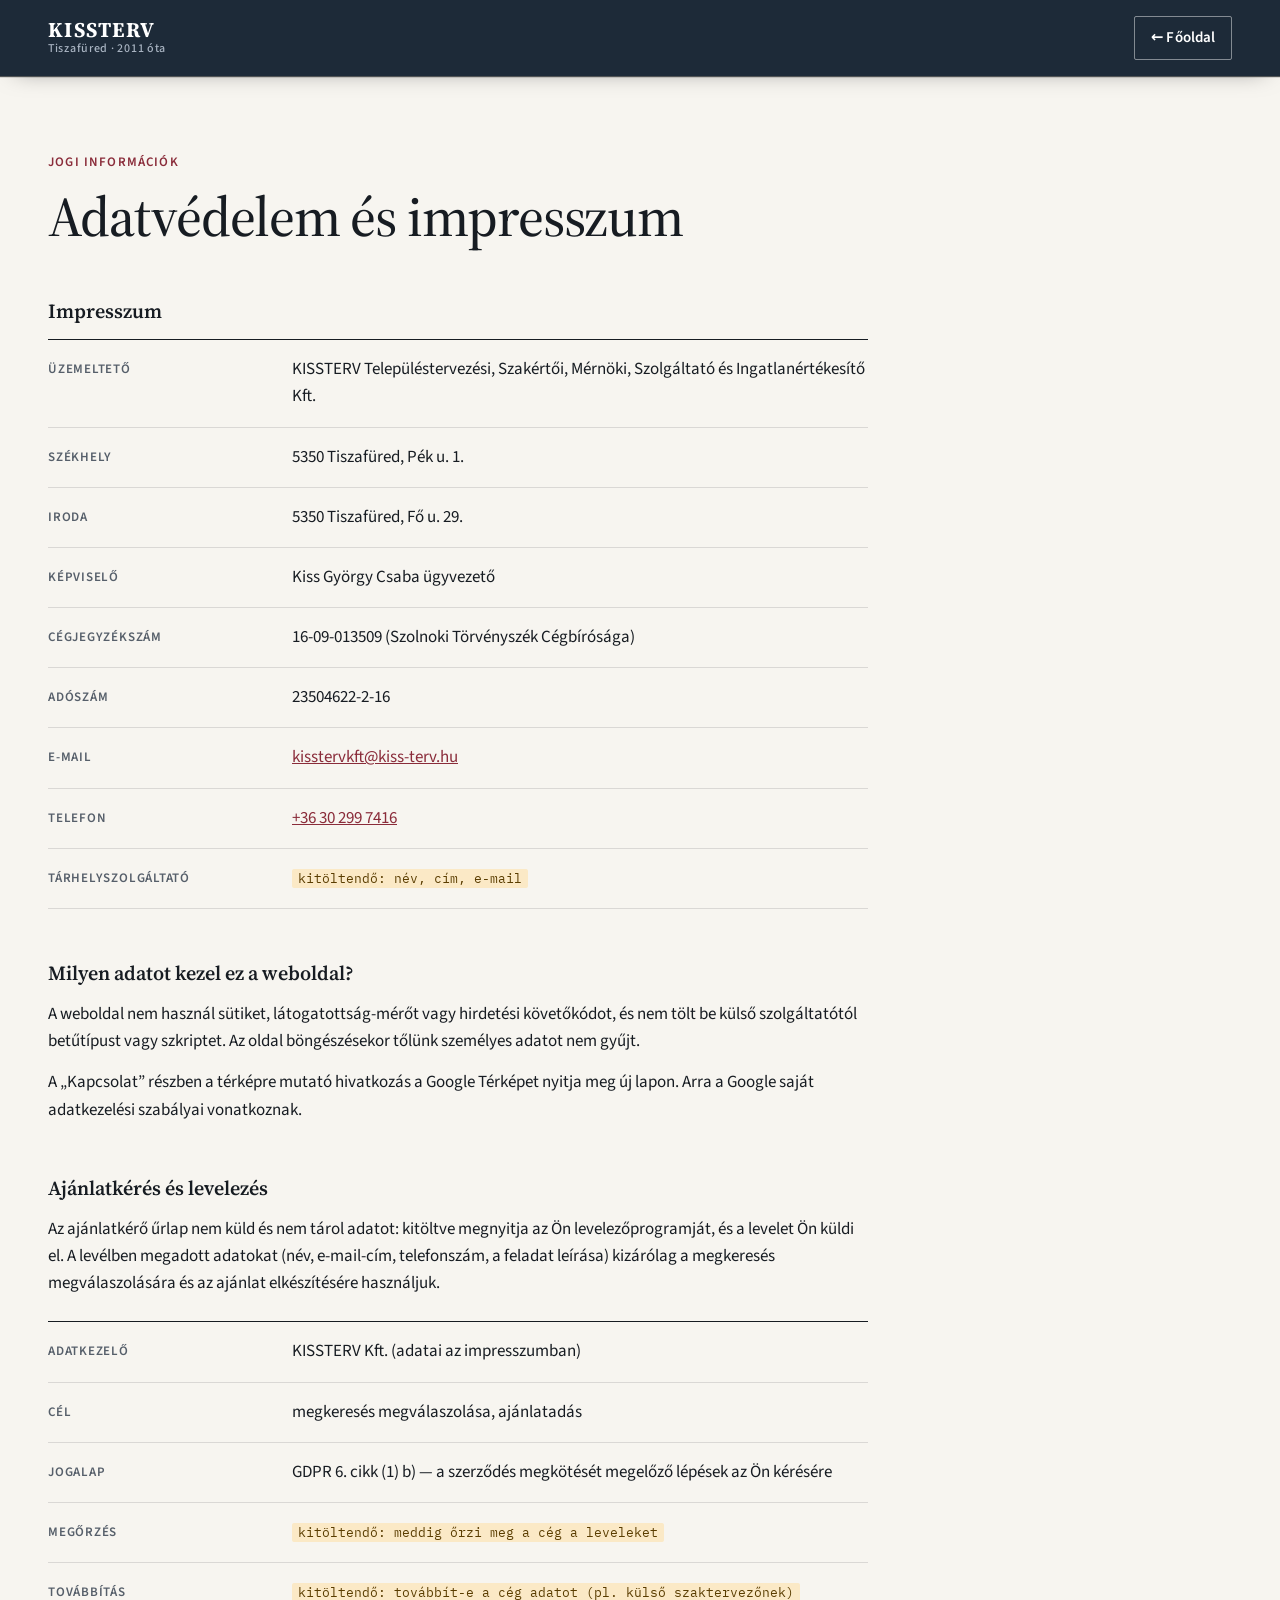
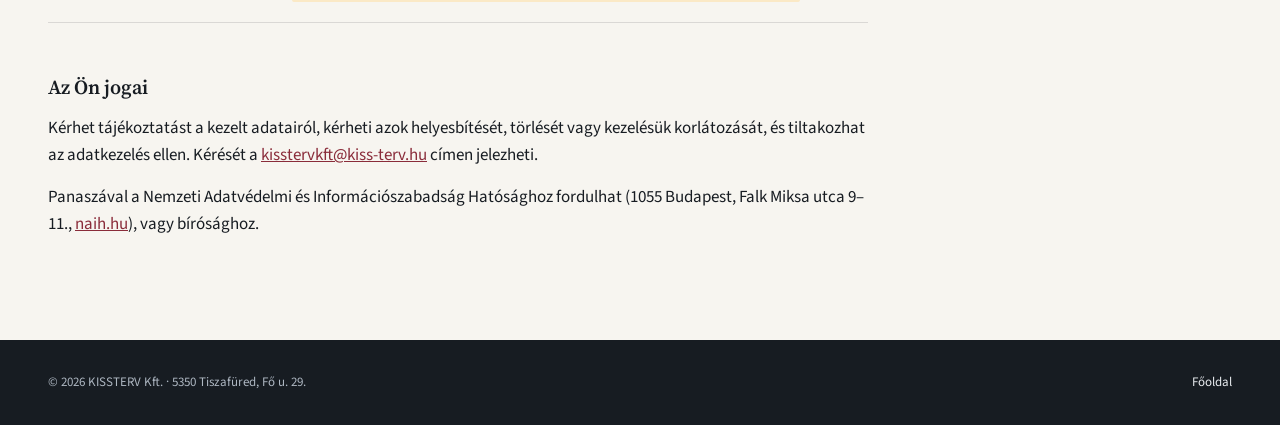
<file: adatvedelem.html>
<!doctype html>
<html lang="hu">
<head>
<meta charset="utf-8">
<meta name="viewport" content="width=device-width, initial-scale=1, viewport-fit=cover">
<title>Adatvédelem és impresszum — KISSTERV Kft.</title>
<meta name="description" content="A KISSTERV Kft. weboldalának adatkezelési tájékoztatója és impresszuma.">
<meta name="robots" content="noindex, nofollow">
<meta name="theme-color" content="#1d2a38">
<link rel="icon" href="favicon.svg" type="image/svg+xml">
<link rel="icon" href="favicon-32.png" sizes="32x32" type="image/png">
<link rel="apple-touch-icon" href="apple-touch-icon.png">
<link rel="preload" href="assets/fonts/source-serif-4-400-700-latin.woff2" as="font" type="font/woff2" crossorigin>
<link rel="stylesheet" href="assets/fonts.css?v=20261120182859">
<link rel="stylesheet" href="assets/style.css?v=20261120182859">
</head>
<body>
<header class="hdr hdr--doc is-stuck">
  <div class="wrap hdr__in">
    <a class="brand" href="index.html" aria-label="KISSTERV Kft. — kezdőlap">
      <span class="brand__name">KISSTERV</span><span class="brand__sub">Tiszafüred · 2011 óta</span>
    </a>
    <a class="btn btn--line-on-ink" href="index.html">← Főoldal</a>
  </div>
</header>

<main class="doc">
  <div class="wrap">
    <div class="doc__in">
      <p class="label">Jogi információk</p>
      <h1>Adatvédelem és impresszum</h1>

      <h2 id="impresszum">Impresszum</h2>
      <dl>
        <div><dt>Üzemeltető</dt><dd>KISSTERV Településtervezési, Szakértői, Mérnöki, Szolgáltató és Ingatlanértékesítő Kft.</dd></div>
        <div><dt>Székhely</dt><dd>5350 Tiszafüred, Pék u. 1.</dd></div>
        <div><dt>Iroda</dt><dd>5350 Tiszafüred, Fő u. 29.</dd></div>
        <div><dt>Képviselő</dt><dd>Kiss György Csaba ügyvezető</dd></div>
        <div><dt>Cégjegyzékszám</dt><dd>16-09-013509 (Szolnoki Törvényszék Cégbírósága)</dd></div>
        <div><dt>Adószám</dt><dd>23504622-2-16</dd></div>
        <div><dt>E-mail</dt><dd><a href="mailto:kisstervkft@kiss-terv.hu">kisstervkft@kiss-terv.hu</a></dd></div>
        <div><dt>Telefon</dt><dd><a href="tel:+36302997416">+36 30 299 7416</a></dd></div>
        <div><dt>Tárhelyszolgáltató</dt><dd><span class="todo">kitöltendő: név, cím, e-mail</span></dd></div>
      </dl>

      <h2>Milyen adatot kezel ez a weboldal?</h2>
      <p>A weboldal nem használ sütiket, látogatottság-mérőt vagy hirdetési követőkódot, és nem tölt be külső szolgáltatótól betűtípust vagy szkriptet. Az oldal böngészésekor tőlünk személyes adatot nem gyűjt.</p>
      <p>A „Kapcsolat” részben a térképre mutató hivatkozás a Google Térképet nyitja meg új lapon. Arra a Google saját adatkezelési szabályai vonatkoznak.</p>

      <h2>Ajánlatkérés és levelezés</h2>
      <p>Az ajánlatkérő űrlap nem küld és nem tárol adatot: kitöltve megnyitja az Ön levelezőprogramját, és a levelet Ön küldi el. A levélben megadott adatokat (név, e-mail-cím, telefonszám, a feladat leírása) kizárólag a megkeresés megválaszolására és az ajánlat elkészítésére használjuk.</p>
      <dl>
        <div><dt>Adatkezelő</dt><dd>KISSTERV Kft. (adatai az impresszumban)</dd></div>
        <div><dt>Cél</dt><dd>megkeresés megválaszolása, ajánlatadás</dd></div>
        <div><dt>Jogalap</dt><dd>GDPR 6. cikk (1) b) — a szerződés megkötését megelőző lépések az Ön kérésére</dd></div>
        <div><dt>Megőrzés</dt><dd><span class="todo">kitöltendő: meddig őrzi meg a cég a leveleket</span></dd></div>
        <div><dt>Továbbítás</dt><dd><span class="todo">kitöltendő: továbbít-e a cég adatot (pl. külső szaktervezőnek)</span></dd></div>
      </dl>

      <h2>Az Ön jogai</h2>
      <p>Kérhet tájékoztatást a kezelt adatairól, kérheti azok helyesbítését, törlését vagy kezelésük korlátozását, és tiltakozhat az adatkezelés ellen. Kérését a <a href="mailto:kisstervkft@kiss-terv.hu">kisstervkft@kiss-terv.hu</a> címen jelezheti.</p>
      <p>Panaszával a Nemzeti Adatvédelmi és Információszabadság Hatósághoz fordulhat (1055 Budapest, Falk Miksa utca 9–11., <a href="https://www.naih.hu" target="_blank" rel="noopener">naih.hu</a>), vagy bírósághoz.</p>
    </div>
  </div>
</main>

<footer class="ftr ftr--doc">
  <div class="wrap">
    <div class="ftr__bottom">
      <span>© 2026 KISSTERV Kft. · 5350 Tiszafüred, Fő u. 29.</span>
      <a href="index.html">Főoldal</a>
    </div>
  </div>
</footer>
</body>
</html>
</file>
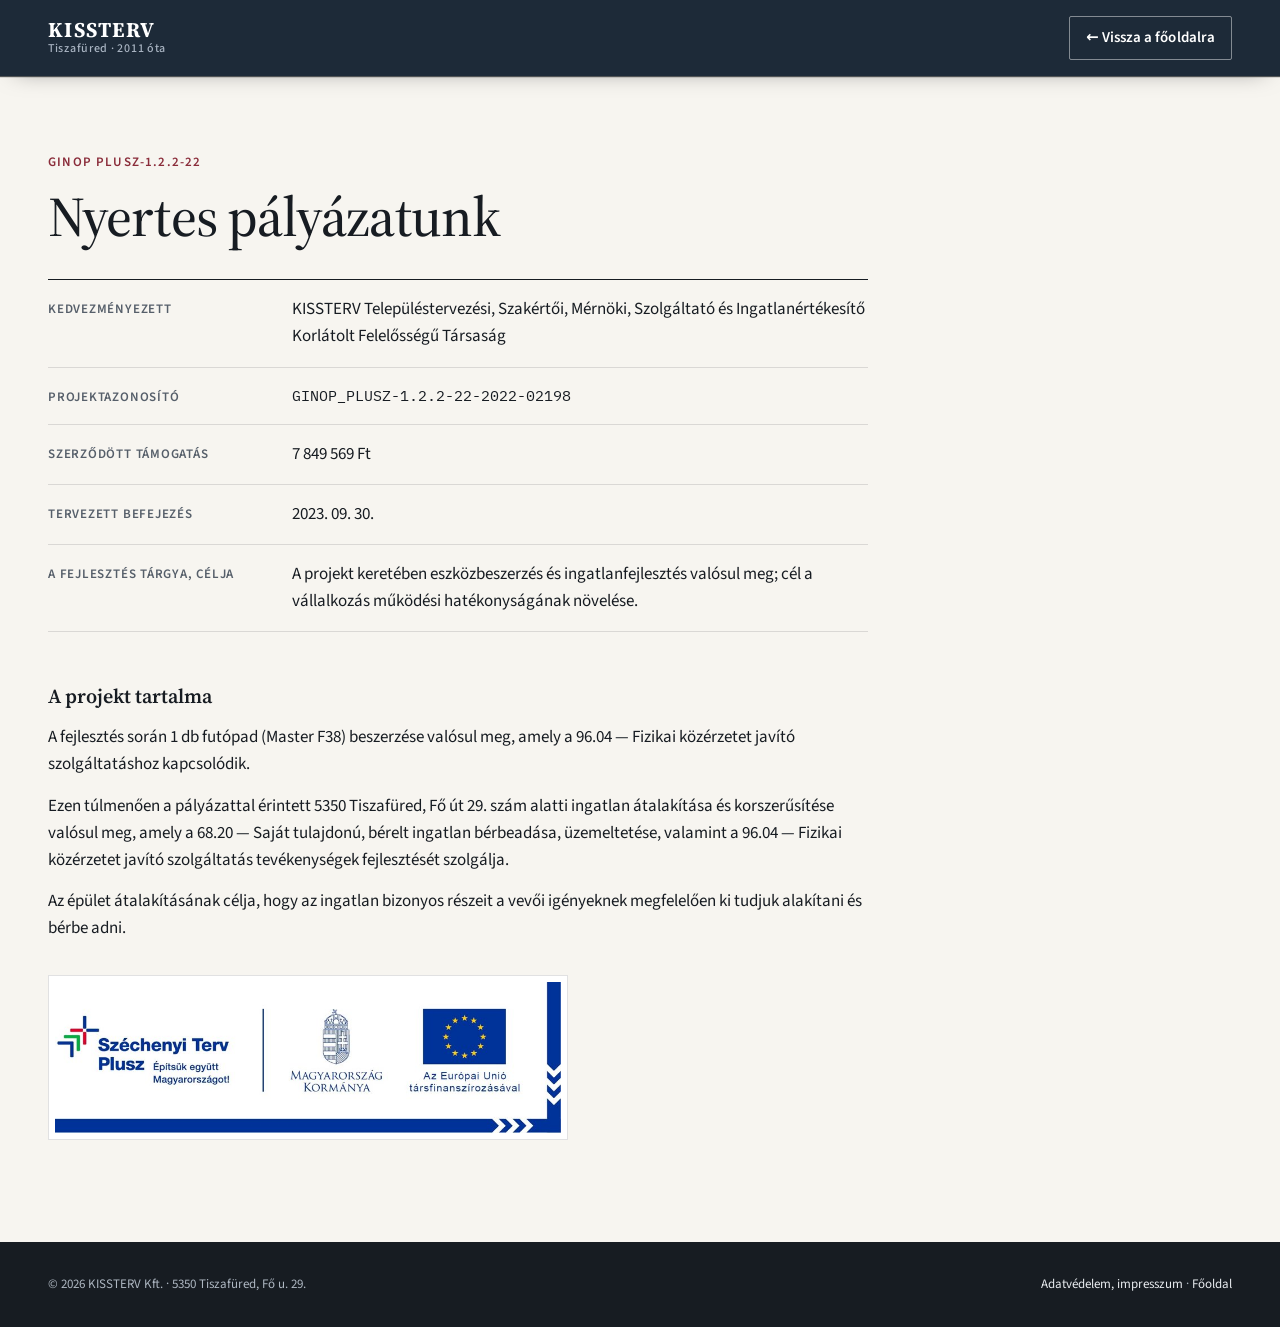
<file: palyazat.html>
<!doctype html>
<html lang="hu">
<head>
<meta charset="utf-8">
<meta name="viewport" content="width=device-width, initial-scale=1, viewport-fit=cover">
<title>Nyertes pályázatunk — KISSTERV Kft.</title>
<meta name="description" content="GINOP_PLUSZ-1.2.2-22-2022-02198 — a KISSTERV Kft. elnyert pályázatának tájékoztatója.">
<meta name="robots" content="noindex, nofollow">
<meta name="theme-color" content="#1d2a38">
<link rel="icon" href="favicon.svg" type="image/svg+xml">
<link rel="icon" href="favicon-32.png" sizes="32x32" type="image/png">
<link rel="apple-touch-icon" href="apple-touch-icon.png">
<link rel="preload" href="assets/fonts/source-serif-4-400-700-latin.woff2" as="font" type="font/woff2" crossorigin>
<link rel="stylesheet" href="assets/fonts.css?v=20261120182859">
<link rel="stylesheet" href="assets/style.css?v=20261120182859">
</head>
<body>
<header class="hdr hdr--doc is-stuck">
  <div class="wrap hdr__in">
    <a class="brand" href="index.html" aria-label="KISSTERV Kft. — kezdőlap">
      <span class="brand__name">KISSTERV</span><span class="brand__sub">Tiszafüred · 2011 óta</span>
    </a>
    <a class="btn btn--line-on-ink" href="index.html">← Vissza a főoldalra</a>
  </div>
</header>

<main class="doc">
  <div class="wrap">
    <div class="doc__in">
      <p class="label">GINOP Plusz-1.2.2-22</p>
      <h1>Nyertes pályázatunk</h1>
      <dl>
        <div><dt>Kedvezményezett</dt><dd>KISSTERV Településtervezési, Szakértői, Mérnöki, Szolgáltató és Ingatlanértékesítő Korlátolt Felelősségű Társaság</dd></div>
        <div><dt>Projektazonosító</dt><dd class="mono">GINOP_PLUSZ-1.2.2-22-2022-02198</dd></div>
        <div><dt>Szerződött támogatás</dt><dd>7 849 569 Ft</dd></div>
        <div><dt>Tervezett befejezés</dt><dd>2023. 09. 30.</dd></div>
        <div><dt>A fejlesztés tárgya, célja</dt><dd>A projekt keretében eszközbeszerzés és ingatlanfejlesztés valósul meg; cél a vállalkozás működési hatékonyságának növelése.</dd></div>
      </dl>
      <h2>A projekt tartalma</h2>
      <p>A fejlesztés során 1 db futópad (Master F38) beszerzése valósul meg, amely a 96.04 — Fizikai közérzetet javító szolgáltatáshoz kapcsolódik.</p>
      <p>Ezen túlmenően a pályázattal érintett 5350 Tiszafüred, Fő út 29. szám alatti ingatlan átalakítása és korszerűsítése valósul meg, amely a 68.20 — Saját tulajdonú, bérelt ingatlan bérbeadása, üzemeltetése, valamint a 96.04 — Fizikai közérzetet javító szolgáltatás tevékenységek fejlesztését szolgálja.</p>
      <p>Az épület átalakításának célja, hogy az ingatlan bizonyos részeit a vevői igényeknek megfelelően ki tudjuk alakítani és bérbe adni.</p>
      <div class="infoblokk"><img src="assets/img/szechenyi-terv-plusz.jpg" width="900" height="269" alt="Széchenyi Terv Plusz — Magyarország Kormánya — Az Európai Unió társfinanszírozásával"></div>
    </div>
  </div>
</main>

<footer class="ftr ftr--doc">
  <div class="wrap">
    <div class="ftr__bottom">
      <span>© 2026 KISSTERV Kft. · 5350 Tiszafüred, Fő u. 29.</span>
      <span><a href="adatvedelem.html">Adatvédelem, impresszum</a> · <a href="index.html">Főoldal</a></span>
    </div>
  </div>
</footer>
</body>
</html>
</file>
<file: assets/fonts.css>
/* Saját tárhelyről kiszolgált betűk (latin + latin-ext) — nincs kérés a Google felé
   Source Serif 4 (változó, opsz 8–60, súly 400–700): címsor · Source Sans 3 (súly 400–700): szöveg · IBM Plex Mono: kódadat */
@font-face { font-family: 'Source Serif 4'; font-style: normal; font-weight: 400 700; font-display: swap; src: url(fonts/source-serif-4-400-700-latin-ext.woff2) format('woff2'); unicode-range: U+0100-02BA, U+02BD-02C5, U+02C7-02CC, U+02CE-02D7, U+02DD-02FF, U+0304, U+0308, U+0329, U+1D00-1DBF, U+1E00-1E9F, U+1EF2-1EFF, U+2020, U+20A0-20AB, U+20AD-20C4, U+2113, U+2C60-2C7F, U+A720-A7FF; }
@font-face { font-family: 'Source Serif 4'; font-style: normal; font-weight: 400 700; font-display: swap; src: url(fonts/source-serif-4-400-700-latin.woff2) format('woff2'); unicode-range: U+0000-00FF, U+0131, U+0152-0153, U+02BB-02BC, U+02C6, U+02DA, U+02DC, U+0304, U+0308, U+0329, U+2000-206F, U+20AC, U+2122, U+2191, U+2193, U+2212, U+2215, U+FEFF, U+FFFD; }
@font-face { font-family: 'Source Sans 3'; font-style: normal; font-weight: 400 700; font-display: swap; src: url(fonts/source-sans-3-400-700-latin-ext.woff2) format('woff2'); unicode-range: U+0100-02BA, U+02BD-02C5, U+02C7-02CC, U+02CE-02D7, U+02DD-02FF, U+0304, U+0308, U+0329, U+1D00-1DBF, U+1E00-1E9F, U+1EF2-1EFF, U+2020, U+20A0-20AB, U+20AD-20C4, U+2113, U+2C60-2C7F, U+A720-A7FF; }
@font-face { font-family: 'Source Sans 3'; font-style: normal; font-weight: 400 700; font-display: swap; src: url(fonts/source-sans-3-400-700-latin.woff2) format('woff2'); unicode-range: U+0000-00FF, U+0131, U+0152-0153, U+02BB-02BC, U+02C6, U+02DA, U+02DC, U+0304, U+0308, U+0329, U+2000-206F, U+20AC, U+2122, U+2191, U+2193, U+2212, U+2215, U+FEFF, U+FFFD; }
@font-face { font-family: 'IBM Plex Mono'; font-style: normal; font-weight: 400; font-display: swap; src: url(fonts/ibm-plex-mono-400-latin-ext.woff2) format('woff2'); unicode-range: U+0100-02BA, U+02BD-02C5, U+02C7-02CC, U+02CE-02D7, U+02DD-02FF, U+0304, U+0308, U+0329, U+1D00-1DBF, U+1E00-1E9F, U+1EF2-1EFF, U+2020, U+20A0-20AB, U+20AD-20C4, U+2113, U+2C60-2C7F, U+A720-A7FF; }
@font-face { font-family: 'IBM Plex Mono'; font-style: normal; font-weight: 400; font-display: swap; src: url(fonts/ibm-plex-mono-400-latin.woff2) format('woff2'); unicode-range: U+0000-00FF, U+0131, U+0152-0153, U+02BB-02BC, U+02C6, U+02DA, U+02DC, U+0304, U+0308, U+0329, U+2000-206F, U+20AC, U+2122, U+2191, U+2193, U+2212, U+2215, U+FEFF, U+FFFD; }
@font-face { font-family: 'IBM Plex Mono'; font-style: normal; font-weight: 500; font-display: swap; src: url(fonts/ibm-plex-mono-500-latin-ext.woff2) format('woff2'); unicode-range: U+0100-02BA, U+02BD-02C5, U+02C7-02CC, U+02CE-02D7, U+02DD-02FF, U+0304, U+0308, U+0329, U+1D00-1DBF, U+1E00-1E9F, U+1EF2-1EFF, U+2020, U+20A0-20AB, U+20AD-20C4, U+2113, U+2C60-2C7F, U+A720-A7FF; }
@font-face { font-family: 'IBM Plex Mono'; font-style: normal; font-weight: 500; font-display: swap; src: url(fonts/ibm-plex-mono-500-latin.woff2) format('woff2'); unicode-range: U+0000-00FF, U+0131, U+0152-0153, U+02BB-02BC, U+02C6, U+02DA, U+02DC, U+0304, U+0308, U+0329, U+2000-206F, U+20AC, U+2122, U+2191, U+2193, U+2212, U+2215, U+FEFF, U+FFFD; }
</file>
<file: assets/style.css>
/* KISSTERV Kft. — „Tervlap” rendszer (2026-11-20, teljes újraépítés)
   Arculat: „Szakvélemény” — tintakék #1d2a38 (fejléc, nyitókép, kiemelt sáv) + bordó #8a2c3a (az egyetlen gombszín)
   + pergamen #d8c3a0 (kiemelés a tintakéken) + meleg papír #f7f5f0 + kőszürke #ece8e0 (második felület) + grafit #171c22 (lábléc).
   Betű: Source Serif 4 (címsor, optikai méretezéssel) · Source Sans 3 (szöveg) · IBM Plex Mono (azonosító, kód).
   Motívum: a műszaki tervlap — kerete mezőjelekkel, szövegmező, számozott lapok (01–06), hajszálvonalak.
   Dőlt betű sehol (font-synthesis: none, em/i/cite állóra). Töréspontok (min-width): 560 · 860 · 1100 · 1440. */

:root {
  /* felületek */
  --paper: #f7f5f0;
  --stone: #ece8e0;
  --stone-2: #e2ddd2;
  --sheet: #fffefb;
  /* szöveg — a papíron: 15,8 · 9,1 · 6,0 : 1 */
  --ink: #171c22;
  --ink-2: #3f4752;
  --ink-3: #565f6a;
  /* vonalak */
  --line: rgba(23, 28, 34, .13);
  --line-2: rgba(23, 28, 34, .28);
  --line-3: #7d848c;           /* űrlapkeret — 3,5:1 (WCAG 1.4.11) */
  --rule: #171c22;
  /* márka */
  --brand: #1d2a38;            /* tintakék — fehér rajta 14,6:1 */
  --brand-2: #243446;
  --on-brand: #ffffff;
  --on-brand-2: #d6dbe2;       /* 11:1 */
  --on-brand-3: #a9b4c2;       /* 7,3:1 */
  --line-brand: rgba(216, 195, 160, .28);
  --brand-hi: #d8c3a0;         /* pergamen — a tintakéken 8,5:1 */
  --accent: #8a2c3a;           /* bordó — fehér felirat rajta 8,4:1 */
  --accent-2: #70232f;
  --accent-wash: #f3e7e6;
  --red: #a3271f;
  --foot: #171c22;
  --on-foot: #e9ecf0;
  --on-foot-2: #aeb7c2;
  --line-foot: rgba(233, 236, 240, .14);
  --focus: #8a2c3a;

  --sans: "Source Sans 3", system-ui, -apple-system, "Segoe UI", sans-serif;
  --serif: "Source Serif 4", Georgia, "Times New Roman", serif;
  --mono: "IBM Plex Mono", ui-monospace, "Cascadia Mono", Consolas, monospace;

  /* betűskála: 13 · 15 · 17 · 20 · 24→28 · 30→40 · 34→56 · 40→84 */
  --fs-xs: .8125rem;
  --fs-s: .9375rem;
  --fs-b: 1.0625rem;
  --fs-m: 1.25rem;
  --fs-l: clamp(1.5rem, 1.3rem + .8vw, 1.75rem);
  --fs-xl: clamp(1.875rem, 1.45rem + 1.6vw, 2.5rem);
  --fs-2xl: clamp(2.125rem, 1.35rem + 3vw, 3.5rem);
  --fs-3xl: clamp(2.5rem, 1.3rem + 4.9vw, 5.25rem);

  --s-1: 4px; --s-2: 8px; --s-3: 12px; --s-4: 16px; --s-5: 24px;
  --s-6: 32px; --s-7: 48px; --s-8: 64px; --s-9: 96px; --s-10: 128px;
  --sec: clamp(64px, 5rem + 4vw, 136px);

  --wrap: 1280px;
  --gut: clamp(16px, 4vw, 48px);
  --hdr: 64px;
  --r: 2px;
  --tap: 48px;
  --ease: cubic-bezier(.2, .7, .2, 1);
}
@media (min-width: 1100px) { :root { --hdr: 76px; } }

/* ---------- alap ---------- */
*, *::before, *::after { box-sizing: border-box; }
html { -webkit-text-size-adjust: 100%; scroll-behavior: smooth; scroll-padding-top: calc(var(--hdr) + 16px); }
@media (prefers-reduced-motion: reduce) { html { scroll-behavior: auto; } }
body {
  margin: 0;
  background: var(--paper);
  color: var(--ink);
  font: 400 var(--fs-b)/1.6 var(--sans);
  font-synthesis: none;
  font-kerning: normal;
  text-rendering: optimizeLegibility;
  -webkit-font-smoothing: antialiased;
  overflow-wrap: normal;
  hyphens: manual;
}
.has-abar { padding-bottom: calc(76px + env(safe-area-inset-bottom, 0px)); }
@media (min-width: 860px) { .has-abar { padding-bottom: 0; } }
em, i, cite, address, blockquote, q, dfn { font-style: normal; }
img, svg { display: block; max-width: 100%; }
h1, h2, h3, h4, p, ul, ol, dl, dd, figure, fieldset { margin: 0; }
ul, ol { padding: 0; list-style: none; }
fieldset { border: 0; padding: 0; min-width: 0; }
legend { padding: 0; }
a { color: inherit; }
a[href^="mailto:"], a[href^="tel:"], .nw, .code, .num { white-space: nowrap; }
button, input, select, textarea { font: inherit; color: inherit; }
h1, h2, h3 { font-family: var(--serif); font-optical-sizing: auto; font-weight: 500; text-wrap: balance; }
p { text-wrap: pretty; }
.num { font-variant-numeric: tabular-nums lining-nums; }
.code { font-family: var(--mono); font-size: .875em; letter-spacing: 0; }
.vh { position: absolute; width: 1px; height: 1px; overflow: hidden; clip: rect(0 0 0 0); white-space: nowrap; }
::selection { background: var(--brand-hi); color: var(--ink); }

:focus-visible { outline: 2px solid var(--focus); outline-offset: 3px; border-radius: 1px; }
.hero :focus-visible, .hdr :focus-visible, .feat :focus-visible, .ftr :focus-visible { outline-color: var(--brand-hi); }

.skip { position: absolute; left: -9999px; top: 8px; z-index: 100; background: var(--ink); color: #fff; padding: 10px 14px; }
.skip:focus { left: 8px; }

.wrap { width: 100%; max-width: calc(var(--wrap) + 2 * var(--gut)); margin: 0 auto; padding: 0 max(var(--gut), env(safe-area-inset-left, 0px)) 0 max(var(--gut), env(safe-area-inset-right, 0px)); }

/* címke: kis nagybetűs, a szövegbetűvel */
.eyebrow, .kicker, .sh {
  font: 600 var(--fs-xs)/1.3 var(--sans);
  letter-spacing: .09em;
  text-transform: uppercase;
}
.kicker { color: var(--ink-3); margin-bottom: var(--s-4); }
.eyebrow--on-ink { color: var(--brand-hi); }

/* ---------- gombok ---------- */
.btn {
  display: inline-flex; align-items: center; justify-content: center; gap: 10px;
  min-height: var(--tap); padding: 12px 22px;
  background: var(--accent); color: #fff; border: 1.5px solid var(--accent);
  border-radius: var(--r);
  font: 600 var(--fs-b)/1.1 var(--sans); letter-spacing: .005em;
  text-decoration: none; cursor: pointer;
  transition: background-color .18s var(--ease), border-color .18s var(--ease), color .18s var(--ease);
}
.btn svg { width: 18px; height: 18px; fill: none; stroke: currentColor; stroke-width: 1.8; transition: transform .2s var(--ease); }
.btn:hover { background: var(--accent-2); border-color: var(--accent-2); }
.btn:hover svg { transform: translateX(3px); }
.btn--line { background: transparent; color: var(--ink); border-color: var(--line-3); }
.btn--line:hover { background: var(--ink); border-color: var(--ink); color: #fff; }
.btn--line-on-ink { background: transparent; color: #fff; border-color: rgba(255,255,255,.45); }
.btn--line-on-ink:hover { background: #fff; border-color: #fff; color: var(--brand); }
.btn--quiet { background: transparent; color: var(--ink); border-color: var(--ink); }
.btn--quiet:hover { background: var(--ink); border-color: var(--ink); color: #fff; }
.btn--block { width: 100%; }

/* szöveges tovább-hivatkozás */
.more {
  display: inline-flex; align-items: center; gap: 8px; min-height: 44px;
  font-weight: 600; color: var(--accent); text-decoration: none;
  background: linear-gradient(currentColor, currentColor) 0 calc(100% - 10px) / 0 1.5px no-repeat;
  transition: background-size .25s var(--ease);
}
.more::after { content: "→"; transition: transform .2s var(--ease); }
.more:hover { background-size: calc(100% - 22px) 1.5px; }
.more:hover::after { transform: translateX(3px); }

/* ---------- fejléc ---------- */
.hdr {
  position: sticky; top: 0; z-index: 40;
  background: var(--brand); color: #fff;
  border-bottom: 1px solid transparent;
  transition: border-color .2s var(--ease), box-shadow .2s var(--ease);
}
.hdr.is-stuck { border-bottom-color: var(--line-brand); box-shadow: 0 1px 0 rgba(0,0,0,.12), 0 8px 24px -16px rgba(0,0,0,.5); }
.hdr__in { display: flex; align-items: center; gap: var(--s-5); height: var(--hdr); }
.brand { display: inline-flex; flex-direction: column; gap: 2px; text-decoration: none; color: #fff; margin-right: auto; }
.brand__name { font: 700 1.3125rem/1 var(--serif); letter-spacing: .06em; }
.brand__sub { font: 500 .75rem/1.2 var(--sans); letter-spacing: .06em; color: var(--on-brand-3); }

.burger {
  display: inline-flex; align-items: center; gap: 10px; min-height: 44px; padding: 0 2px 0 12px;
  background: none; border: 0; color: #fff; cursor: pointer;
  font: 600 var(--fs-s)/1 var(--sans); letter-spacing: .04em;
}
.burger__box { position: relative; width: 22px; height: 12px; }
.burger__box span { position: absolute; left: 0; right: 0; height: 1.5px; background: currentColor; transition: transform .25s var(--ease), top .25s var(--ease); }
.burger__box span:first-child { top: 0; }
.burger__box span:last-child { top: 10.5px; }
.burger[aria-expanded="true"] .burger__box span:first-child { top: 5.25px; transform: rotate(45deg); }
.burger[aria-expanded="true"] .burger__box span:last-child { top: 5.25px; transform: rotate(-45deg); }

/* mobil menü: teljes képernyős lap */
.nav {
  position: fixed; inset: var(--hdr) 0 0 0; z-index: 39;
  display: flex; flex-direction: column; justify-content: space-between; gap: var(--s-6);
  padding: var(--s-5) var(--gut) calc(var(--s-6) + env(safe-area-inset-bottom, 0px));
  background: var(--brand); color: #fff; overflow-y: auto;
  border-top: 1px solid var(--line-brand);
  visibility: hidden; opacity: 0; transform: translateY(-8px);
  transition: opacity .22s var(--ease), transform .22s var(--ease), visibility 0s linear .22s;
}
.nav.is-open { visibility: visible; opacity: 1; transform: none; transition: opacity .22s var(--ease), transform .22s var(--ease); }
.nav__list a {
  display: flex; align-items: baseline; gap: var(--s-4);
  padding: 14px 0; border-bottom: 1px solid var(--line-brand);
  font: 500 clamp(1.625rem, 6.5vw, 2.125rem)/1.15 var(--serif); text-decoration: none;
}
.nav__n { font: 500 var(--fs-xs)/1 var(--mono); color: var(--brand-hi); min-width: 2ch; }
.nav__list a[aria-current="true"] { color: var(--brand-hi); }
.nav__foot { display: grid; gap: var(--s-4); }
.nav__tel { display: grid; gap: 2px; text-decoration: none; font: 600 var(--fs-m)/1.2 var(--sans); }
.nav__tel small { font-size: var(--fs-xs); font-weight: 500; color: var(--on-brand-3); letter-spacing: .02em; }
.nav-open { overflow: hidden; }

@media (min-width: 1100px) {
  .burger { display: none; }
  .nav {
    position: static; inset: auto; z-index: auto; visibility: visible; opacity: 1; transform: none; transition: none;
    flex-direction: row; align-items: center; gap: var(--s-6); padding: 0; background: none; border: 0; overflow: visible;
  }
  .nav__list { display: flex; gap: clamp(16px, 1.6vw, 28px); }
  .nav__list a {
    position: relative; display: block; padding: 10px 0; border: 0;
    font: 500 var(--fs-s)/1 var(--sans); letter-spacing: .01em; color: var(--on-brand-2);
    transition: color .15s var(--ease);
  }
  .nav__n { display: none; }
  .nav__list a::after { content: ""; position: absolute; left: 0; right: 0; bottom: 2px; height: 1.5px; background: var(--brand-hi); transform: scaleX(0); transform-origin: left; transition: transform .25s var(--ease); }
  .nav__list a:hover, .nav__list a[aria-current="true"] { color: #fff; }
  .nav__list a:hover::after, .nav__list a[aria-current="true"]::after { transform: scaleX(1); }
  .nav__foot { display: flex; align-items: center; gap: var(--s-5); }
  .nav__tel { font-size: var(--fs-s); text-align: right; }
  .nav__foot .btn { min-height: 44px; padding: 10px 18px; font-size: var(--fs-s); }
  .nav-open { overflow: visible; }
}
@media (min-width: 1100px) and (max-width: 1279px) { .nav__tel { display: none; } }

/* ---------- nyitókép: tervlap ---------- */
.hero { background: var(--brand); color: #fff; padding: var(--s-2) 0 var(--s-6); }
.sheet { position: relative; border: 1px solid var(--line-brand); padding: clamp(28px, 6vw, 88px) clamp(20px, 5vw, 72px) clamp(20px, 4vw, 48px); }
.sheet__zones { position: absolute; display: none; font: 500 .6875rem/1 var(--mono); color: var(--on-brand-3); pointer-events: none; }
.sheet__zones span { display: flex; align-items: center; justify-content: center; }
.sheet__zones--x { left: 0; right: 0; top: 0; height: 22px; grid-auto-flow: column; grid-auto-columns: 1fr; border-bottom: 1px solid var(--line-brand); }
.sheet__zones--x span + span { border-left: 1px solid var(--line-brand); }
.sheet__zones--y { top: 22px; bottom: 0; left: 0; width: 22px; grid-auto-flow: row; grid-auto-rows: 1fr; border-right: 1px solid var(--line-brand); }
.sheet__zones--y span + span { border-top: 1px solid var(--line-brand); }
@media (min-width: 860px) {
  .sheet__zones { display: grid; }
  .sheet { padding-left: calc(22px + clamp(28px, 5vw, 72px)); padding-top: calc(22px + clamp(40px, 6vw, 96px)); }
}

.hero__grid { display: grid; gap: var(--s-7); }
.hero h1 {
  margin: var(--s-5) 0 var(--s-5);
  font-size: var(--fs-3xl); font-weight: 500; line-height: 1.02; letter-spacing: -.022em;
  max-width: 13ch;
}
.hl { color: var(--brand-hi); }
.hero__lead { max-width: 36em; font-size: clamp(1.0625rem, 1rem + .3vw, 1.25rem); line-height: 1.55; color: var(--on-brand-2); }
.hero__cta { display: flex; flex-wrap: wrap; gap: var(--s-3); margin-top: var(--s-6); }

/* szövegmező (title block) */
.tb { align-self: end; border: 1px solid var(--line-brand); background: rgba(255,255,255,.025); }
.tb__h { display: flex; justify-content: space-between; gap: var(--s-4); padding: 10px var(--s-4); border-bottom: 1px solid var(--line-brand); font: 500 var(--fs-xs)/1.3 var(--mono); color: var(--brand-hi); }
.tb__dl > div { display: grid; grid-template-columns: 6.5rem 1fr; gap: var(--s-3); padding: 12px var(--s-4); border-bottom: 1px solid var(--line-brand); }
.tb dt { font: 600 .75rem/1.6 var(--sans); letter-spacing: .08em; text-transform: uppercase; color: var(--on-brand-3); padding-top: 2px; }
.tb dd { font: 500 var(--fs-m)/1.25 var(--serif); }
.tb dd small { display: block; margin-top: 3px; font: 400 var(--fs-s)/1.4 var(--sans); color: var(--on-brand-2); }
.infoblokk { display: block; background: #fff; padding: 6px; }
.infoblokk img { width: 100%; height: auto; }
.infoblokk--hero { margin: var(--s-4); }
@media (min-width: 560px) and (max-width: 859px) {
  .tb__dl { display: grid; grid-template-columns: 1fr 1fr; }
  .tb__dl > div:nth-child(odd) { border-right: 1px solid var(--line-brand); }
  .tb__dl > div { grid-template-columns: 1fr; gap: 2px; }
  .infoblokk--hero { max-width: 360px; }
}
@media (min-width: 1100px) {
  .hero__grid { grid-template-columns: minmax(0, 7fr) minmax(320px, 4fr); gap: clamp(48px, 6vw, 112px); align-items: end; }
  .hero h1 { margin-top: var(--s-6); }
}

/* ---------- két belépési út ---------- */
.paths { border-bottom: 1px solid var(--line); }
.paths__grid { display: grid; }
.path { display: flex; flex-direction: column; align-items: flex-start; gap: var(--s-4); padding: var(--s-7) 0; }
.path + .path { border-top: 1px solid var(--line); }
.path__k { font: 600 var(--fs-xs)/1.3 var(--sans); letter-spacing: .09em; text-transform: uppercase; color: var(--accent); }
.path__h { font-size: var(--fs-l); line-height: 1.2; letter-spacing: -.01em; max-width: 22ch; }
.path > p:not(.path__k) { color: var(--ink-2); max-width: 38em; }
.path__links { display: grid; width: 100%; max-width: 30rem; border-top: 1px solid var(--line); }
.path__links a { display: flex; justify-content: space-between; align-items: center; min-height: 48px; border-bottom: 1px solid var(--line); text-decoration: none; font-weight: 500; transition: color .15s var(--ease), padding .2s var(--ease); }
.path__links a::after { content: "→"; color: var(--ink-3); transition: transform .2s var(--ease), color .15s; }
.path__links a:hover { color: var(--accent); }
.path__links a:hover::after { transform: translateX(3px); color: var(--accent); }
.path .btn { margin-top: var(--s-2); }
@media (min-width: 860px) {
  .paths__grid { grid-template-columns: 1fr 1fr; }
  .path { padding: var(--s-8) var(--s-7) var(--s-8) 0; }
  .path + .path { border-top: 0; border-left: 1px solid var(--line); padding: var(--s-8) 0 var(--s-8) var(--s-7); }
}

/* ---------- szekciók ---------- */
.sec { padding: var(--sec) 0; }
.sec--stone { background: var(--stone); }
.sec__head { display: grid; gap: var(--s-5); margin-bottom: clamp(40px, 5vw, 72px); }
.sh { display: flex; align-items: baseline; gap: var(--s-4); padding-top: var(--s-3); border-top: 1.5px solid var(--rule); color: var(--ink); }
.sh__n { font: 500 var(--fs-xs)/1 var(--mono); letter-spacing: 0; color: var(--accent); }
.sec__head h2 { font-size: var(--fs-2xl); line-height: 1.06; letter-spacing: -.018em; max-width: 18ch; }
.sec__lead { color: var(--ink-2); max-width: 38em; font-size: clamp(1.0625rem, 1rem + .2vw, 1.1875rem); }
@media (min-width: 1100px) {
  .sec__head { grid-template-columns: minmax(0, 7fr) minmax(0, 5fr); column-gap: clamp(48px, 6vw, 112px); row-gap: var(--s-6); align-items: end; }
  .sh { grid-column: 1 / -1; }
}

/* ---------- 01 szolgáltatások ---------- */
.svc { border-top: 1px solid var(--line-2); }
.svc__item { display: grid; gap: var(--s-5); padding: var(--s-7) 0; border-bottom: 1px solid var(--line-2); scroll-margin-top: calc(var(--hdr) + 8px); }
.svc__id { display: grid; grid-template-columns: auto 1fr; column-gap: var(--s-4); align-content: start; }
.svc__n { grid-row: span 2; font: 400 2.25rem/1 var(--serif); color: var(--ink-3); font-variant-numeric: lining-nums; min-width: 1.1ch; }
.svc__id h3 { font-size: var(--fs-l); line-height: 1.15; letter-spacing: -.01em; }
.svc__for { margin-top: var(--s-2); font-size: var(--fs-s); font-weight: 600; color: var(--accent); }
.svc__item h4 { font: 600 var(--fs-xs)/1.3 var(--sans); letter-spacing: .09em; text-transform: uppercase; color: var(--ink-3); margin-bottom: var(--s-3); }
.svc__what p { color: var(--ink-2); max-width: 36em; }
.svc__proof { margin-top: var(--s-4); padding-top: var(--s-3); border-top: 1px solid var(--line); font-size: var(--fs-s); }
.svc__proof b { font-family: var(--serif); font-size: var(--fs-m); font-weight: 600; color: var(--ink); margin-right: 4px; }
.svc__get ul { display: grid; border-top: 1px solid var(--line); }
.svc__get li { position: relative; padding: 9px 0 9px 22px; border-bottom: 1px solid var(--line); font-size: var(--fs-s); line-height: 1.45; }
.svc__get li::before { content: ""; position: absolute; left: 0; top: 1.15em; width: 11px; border-top: 1.5px solid var(--ink); }
.svc__get .more { margin-top: var(--s-3); }
.svc__more { margin-top: var(--s-6); max-width: 58em; color: var(--ink-2); font-size: var(--fs-s); }
.svc__more b { color: var(--ink); margin-right: 4px; }
@media (min-width: 860px) {
  .svc__item { grid-template-columns: minmax(0, 4fr) minmax(0, 4fr) minmax(0, 4fr); column-gap: clamp(28px, 3.5vw, 56px); padding: var(--s-8) 0; }
}
@media (min-width: 860px) {
  .svc__item--lead .svc__id h3 { font-size: var(--fs-xl); }
  .svc__item--lead .svc__n { font-size: 3.25rem; }
}

/* ---------- 02 munkamódszer ---------- */
.steps { display: grid; gap: 0; counter-reset: s; position: relative; }
.step { position: relative; padding: 0 0 var(--s-6) 64px; }
.step::before { content: ""; position: absolute; left: 21px; top: 44px; bottom: 0; border-left: 1px solid var(--line-2); }
.step:last-child::before { display: none; }
.step__n {
  position: absolute; left: 0; top: 0; width: 44px; height: 44px; border-radius: 50%;
  display: grid; place-items: center; background: var(--paper); border: 1.5px solid var(--ink);
  font: 500 1.125rem/1 var(--serif);
}
.step:last-child .step__n { background: var(--brand); border-color: var(--brand); color: var(--brand-hi); }
.step h3 { font-size: var(--fs-m); font-weight: 600; line-height: 1.25; padding-top: 9px; margin-bottom: var(--s-2); }
.step p { color: var(--ink-2); font-size: var(--fs-s); }
.step__you { margin-top: var(--s-3); padding-top: var(--s-2); border-top: 1px solid var(--line); font-size: var(--fs-s); color: var(--ink-2); }
.step__you b { color: var(--ink); font-weight: 600; }
@media (min-width: 860px) {
  .steps { grid-template-columns: repeat(4, 1fr); column-gap: clamp(20px, 3vw, 48px); }
  .step { padding: 64px 0 0; }
  .step::before { left: 52px; right: calc(-1 * clamp(20px, 3vw, 48px)); top: 21px; bottom: auto; border-left: 0; border-top: 1px solid var(--line-2); }
  .step h3 { padding-top: 0; }
}
.terms { display: grid; margin-top: var(--s-7); border-top: 1.5px solid var(--rule); }
.terms > div { display: grid; gap: 4px; padding: var(--s-4) 0; border-bottom: 1px solid var(--line-2); }
.terms dt { font-weight: 600; font-size: var(--fs-s); }
.terms dd { color: var(--ink-2); font-size: var(--fs-s); }
@media (min-width: 860px) {
  .terms { grid-template-columns: repeat(3, 1fr); column-gap: clamp(20px, 3vw, 48px); border-top: 0; }
  .terms > div { border-top: 1.5px solid var(--rule); border-bottom: 0; }
}

/* ---------- 03 díjkalkulátor ---------- */
.calc { display: grid; gap: var(--s-6); }
.calc__in { display: grid; gap: var(--s-6); }
.cstep { display: grid; gap: var(--s-3); }
.cstep legend, .cstep__l { display: flex; align-items: center; gap: var(--s-3); margin-bottom: var(--s-3); font: 600 var(--fs-m)/1.2 var(--sans); }
.cstep legend small { font-weight: 400; font-size: var(--fs-s); color: var(--ink-3); }
.cstep__n { display: grid; place-items: center; flex: none; width: 28px; height: 28px; border: 1.5px solid var(--ink); font: 500 .875rem/1 var(--serif); }

.seg { display: grid; border: 1px solid var(--line-3); background: var(--sheet); }
.seg label { position: relative; display: block; cursor: pointer; }
.seg label + label { border-top: 1px solid var(--line); }
.seg input { position: absolute; opacity: 0; inset: 0; margin: 0; cursor: pointer; }
.seg span { display: grid; grid-template-columns: 20px 1fr; column-gap: var(--s-3); padding: 14px var(--s-4); transition: background-color .15s var(--ease); }
.seg span::before { content: ""; grid-row: span 2; width: 18px; height: 18px; margin-top: 2px; border-radius: 50%; border: 1.5px solid var(--line-3); background: #fff; transition: border-color .15s, box-shadow .15s; }
.seg b { font-weight: 600; }
.seg small { color: var(--ink-3); font-size: var(--fs-s); }
.seg label:hover span { background: var(--paper); }
.seg input:checked + span { background: var(--accent-wash); box-shadow: inset 3px 0 0 var(--accent); }
.seg input:checked + span::before { border-color: var(--accent); box-shadow: inset 0 0 0 4px #fff, inset 0 0 0 9px var(--accent); }
.seg input:focus-visible + span { outline: 2px solid var(--focus); outline-offset: -2px; }
@container calcin (min-width: 640px) {
  .seg { grid-template-columns: repeat(3, 1fr); }
  .seg label + label { border-top: 0; border-left: 1px solid var(--line); }
  .seg span { height: 100%; }
}
.calc__in { container: calcin / inline-size; }

.hint { padding: var(--s-3) var(--s-4); border-left: 2px solid var(--brand); background: var(--stone); font-size: var(--fs-s); color: var(--ink-2); }
.hint b { color: var(--ink); margin-right: 4px; }
.help { font-size: var(--fs-s); color: var(--ink-3); }

.area { display: grid; grid-template-columns: auto 1fr; align-items: center; gap: var(--s-5); }
.area__num { display: flex; align-items: center; border: 1px solid var(--line-3); background: var(--sheet); min-height: 56px; }
.area__num input { width: 5.5ch; border: 0; background: none; padding: 8px 0 8px 14px; font: 500 1.625rem/1 var(--serif); font-variant-numeric: tabular-nums; -moz-appearance: textfield; appearance: textfield; }
.area__num input::-webkit-outer-spin-button, .area__num input::-webkit-inner-spin-button { -webkit-appearance: none; margin: 0; }
.area__num input:focus-visible { outline: none; }
.area__num:focus-within { outline: 2px solid var(--focus); outline-offset: 2px; }
.area__num span { padding: 0 14px 0 6px; color: var(--ink-3); }
input[type="range"] { -webkit-appearance: none; appearance: none; width: 100%; height: 44px; background: none; cursor: pointer; --p: 20%; }
input[type="range"]::-webkit-slider-runnable-track { height: 3px; background: linear-gradient(var(--ink), var(--ink)) 0 / var(--p) 100% no-repeat, var(--line-2); }
input[type="range"]::-moz-range-track { height: 3px; background: var(--line-2); }
input[type="range"]::-moz-range-progress { height: 3px; background: var(--ink); }
input[type="range"]::-webkit-slider-thumb { -webkit-appearance: none; width: 24px; height: 24px; margin-top: -10.5px; border-radius: 50%; background: #fff; border: 2px solid var(--ink); box-shadow: 0 1px 3px rgba(0,0,0,.2); }
input[type="range"]::-moz-range-thumb { width: 20px; height: 20px; border-radius: 50%; background: #fff; border: 2px solid var(--ink); }
input[type="range"]:focus-visible { outline: none; }
input[type="range"]:focus-visible::-webkit-slider-thumb { box-shadow: 0 0 0 3px var(--paper), 0 0 0 5px var(--focus); }
input[type="range"]:focus-visible::-moz-range-thumb { box-shadow: 0 0 0 3px var(--paper), 0 0 0 5px var(--focus); }

.opts { display: grid; border: 1px solid var(--line-3); background: var(--sheet); }
.opt { position: relative; display: grid; grid-template-columns: 20px 1fr auto; column-gap: var(--s-3); align-items: start; padding: 14px var(--s-4); cursor: pointer; transition: background-color .15s var(--ease); }
.opt + .opt { border-top: 1px solid var(--line); }
.opt:hover { background: var(--paper); }
.opt input { appearance: none; -webkit-appearance: none; width: 20px; height: 20px; margin: 2px 0 0; border: 1.5px solid var(--line-3); border-radius: 2px; background: #fff; cursor: pointer; display: grid; place-items: center; }
.opt input::after { content: ""; width: 10px; height: 5px; border: solid #fff; border-width: 0 0 2px 2px; transform: translateY(-1px) rotate(-45deg) scale(0); transition: transform .15s var(--ease); }
.opt input:checked { background: var(--accent); border-color: var(--accent); }
.opt input:checked::after { transform: translateY(-1px) rotate(-45deg) scale(1); }
.opt__t { display: grid; gap: 3px; }
.opt__t b { font-weight: 600; line-height: 1.35; }
.opt__t small { font-size: var(--fs-s); line-height: 1.45; color: var(--ink-3); }
.opt__why { display: none; }
.opt__p { font-weight: 600; padding-top: 1px; }
.opt.is-off { cursor: not-allowed; }
.opt.is-off .opt__t b, .opt.is-off .opt__p, .opt.is-off .opt__t small:not(.opt__why) { color: var(--ink-3); opacity: .7; }
.opt.is-off .opt__why { display: block; color: var(--ink-2); }
.opt.is-off input { cursor: not-allowed; background: var(--stone); }
.opt--sub { background: var(--paper); padding-left: calc(var(--s-4) + 32px); grid-template-columns: 20px 1fr auto; }
@media (max-width: 559px) {
  .opt { grid-template-columns: 20px 1fr; }
  .opt__p { grid-column: 2; padding-top: 4px; }
}

/* számla */
.bill { background: var(--sheet); border: 1px solid var(--line-2); box-shadow: 0 1px 0 var(--line), 0 24px 48px -32px rgba(23,28,34,.35); }
.bill__h { display: flex; justify-content: space-between; padding: 10px var(--s-5); background: var(--brand); color: var(--brand-hi); font: 500 var(--fs-xs)/1.3 var(--mono); }
.bill__total { display: grid; gap: 4px; padding: var(--s-5) var(--s-5) var(--s-4); border-bottom: 1.5px solid var(--rule); }
.bill__lbl { font: 600 var(--fs-xs)/1.3 var(--sans); letter-spacing: .09em; text-transform: uppercase; color: var(--ink-3); }
.bill__big { font: 500 clamp(1.875rem, 1.5rem + 1.6vw, 2.625rem)/1.1 var(--serif); letter-spacing: -.015em; white-space: normal; }
.bill__big.tick { animation: tick .45s var(--ease); }
@keyframes tick { from { color: var(--accent); } to { color: var(--ink); } }
#out-netto { color: var(--ink-2); font-size: var(--fs-s); white-space: normal; }
.bill__lines { padding: var(--s-2) var(--s-5) var(--s-4); font-size: var(--fs-s); }
.bill__lines > div { display: flex; justify-content: space-between; gap: var(--s-4); padding: 7px 0; border-bottom: 1px dotted var(--line-2); }
.bill__lines > div > span:last-child { white-space: nowrap; font-variant-numeric: tabular-nums; text-align: right; }
.bill__lines .grp { border: 0; padding: var(--s-3) 0 2px; font: 600 .75rem/1.3 var(--sans); letter-spacing: .09em; text-transform: uppercase; color: var(--ink-3); }
.bill__lines .none { color: var(--ink-3); }
.bill__lines .sub { border-bottom: 0; color: var(--ink-2); }
.bill__lines .sub:first-of-type, .bill__lines .none + .sub, .bill__lines div:not(.sub) + .sub { margin-top: var(--s-2); border-top: 1px solid var(--rule); }
.calc__warn { margin: 0 var(--s-5) var(--s-4); padding: var(--s-3) var(--s-4); background: var(--accent-wash); border-left: 2px solid var(--accent); font-size: var(--fs-s); }
.bill .btn { margin: 0 var(--s-5); width: calc(100% - 2 * var(--s-5)); }
.bill__note { padding: var(--s-4) var(--s-5) var(--s-5); font-size: var(--fs-xs); line-height: 1.5; color: var(--ink-3); }
@media (min-width: 1100px) {
  .calc { grid-template-columns: minmax(0, 7fr) minmax(360px, 5fr); gap: clamp(40px, 5vw, 88px); align-items: start; }
  .calc__out { position: sticky; top: calc(var(--hdr) + 24px); }
}

/* teljes árlista */
.ptable { margin-top: var(--s-7); border-top: 1.5px solid var(--rule); border-bottom: 1px solid var(--line-2); }
.ptable summary { display: flex; flex-wrap: wrap; align-items: baseline; gap: 4px var(--s-4); min-height: 64px; padding: var(--s-4) 40px var(--s-4) 0; position: relative; cursor: pointer; list-style: none; }
.ptable summary::-webkit-details-marker { display: none; }
.ptable__h { font: 500 var(--fs-m)/1.3 var(--serif); }
.ptable__sub { font-size: var(--fs-s); color: var(--ink-3); }
.ptable__tog { position: absolute; right: 4px; top: 50%; width: 16px; height: 16px; margin-top: -8px; }
.ptable__tog::before, .ptable__tog::after { content: ""; position: absolute; left: 0; right: 0; top: 7px; height: 1.5px; background: var(--ink); transition: transform .25s var(--ease); }
.ptable__tog::after { transform: rotate(90deg); }
.ptable[open] .ptable__tog::after { transform: rotate(0); }
.ptable__body { padding-bottom: var(--s-6); }
.ptable dl { display: grid; column-gap: clamp(24px, 4vw, 64px); }
.ptable dl > div { display: flex; justify-content: space-between; align-items: baseline; gap: var(--s-4); padding: 12px 0; border-bottom: 1px solid var(--line); }
.ptable dt { font-weight: 600; }
.ptable dt small { display: block; font-weight: 400; font-size: var(--fs-s); color: var(--ink-3); }
.ptable dd { font-weight: 600; text-align: right; }
.ptable__foot { display: grid; gap: var(--s-3); margin-top: var(--s-5); max-width: 60em; font-size: var(--fs-s); color: var(--ink-2); }
@media (min-width: 860px) { .ptable dl { grid-template-columns: 1fr 1fr; } }

/* ---------- 04 referenciák ---------- */
.feat { display: grid; gap: var(--s-3); padding: clamp(24px, 4vw, 48px); margin-bottom: clamp(40px, 5vw, 64px); background: var(--brand); color: #fff; }
.feat__k { display: flex; flex-wrap: wrap; justify-content: space-between; gap: var(--s-2) var(--s-4); padding-bottom: var(--s-3); border-bottom: 1px solid var(--line-brand); font: 600 var(--fs-xs)/1.3 var(--sans); letter-spacing: .09em; text-transform: uppercase; color: var(--brand-hi); }
.feat__k .num { font-family: var(--mono); font-weight: 500; letter-spacing: 0; text-transform: none; }
.feat h3 { margin-top: var(--s-3); font-size: var(--fs-xl); line-height: 1.12; letter-spacing: -.012em; max-width: 26ch; }
.feat p:last-child { color: var(--on-brand-2); max-width: 44em; }

.refx { display: grid; gap: var(--s-5); }
/* mobilon: vízszintesen görgethető pill-sor */
.tabs { display: flex; gap: var(--s-2); overflow-x: auto; scroll-snap-type: x proximity; margin: 0 calc(-1 * var(--gut)); padding: 2px var(--gut) var(--s-2); scrollbar-width: none; }
.tabs::-webkit-scrollbar { display: none; }
.tab {
  flex: none; scroll-snap-align: start; display: inline-flex; align-items: center; gap: var(--s-2);
  min-height: 44px; padding: 8px 16px; border: 1px solid var(--line-3); border-radius: 999px; background: transparent;
  font: 500 var(--fs-s)/1.2 var(--sans); cursor: pointer; transition: background-color .15s, color .15s, border-color .15s;
}
.tab .n { font: 500 var(--fs-xs)/1 var(--mono); color: var(--ink-3); }
.tab:hover { border-color: var(--ink); }
.tab[aria-selected="true"] { background: var(--ink); border-color: var(--ink); color: #fff; }
.tab[aria-selected="true"] .n { color: var(--brand-hi); }
@media (min-width: 1100px) {
  .refx { grid-template-columns: minmax(240px, 3fr) minmax(0, 9fr); gap: clamp(40px, 5vw, 88px); align-items: start; }
  .tabs { position: sticky; top: calc(var(--hdr) + 24px); flex-direction: column; gap: 0; overflow: visible; margin: 0; padding: 0; border-top: 1.5px solid var(--rule); }
  .tab { justify-content: space-between; width: 100%; min-height: 52px; padding: 12px 12px 12px 0; border: 0; border-bottom: 1px solid var(--line-2); border-radius: 0; text-align: left; transition: padding .2s var(--ease), background-color .15s, color .15s; }
  .tab:hover { padding-left: 8px; color: var(--accent); }
  .tab[aria-selected="true"] { background: var(--ink); color: #fff; padding-left: 14px; }
}

.rgroup:focus-visible { outline-offset: 8px; }
.rgroup__h { display: flex; flex-wrap: wrap; align-items: baseline; justify-content: space-between; gap: var(--s-2) var(--s-4); padding-bottom: var(--s-3); border-bottom: 1.5px solid var(--rule); font-size: var(--fs-l); line-height: 1.2; }
.rgroup__h span { font: 500 var(--fs-xs)/1.3 var(--mono); color: var(--ink-3); }
.js .rgroup[hidden] { display: none; }
.rgroup.is-in { animation: fadein .35s var(--ease); }
@keyframes fadein { from { opacity: 0; transform: translateY(6px); } to { opacity: 1; transform: none; } }

.towns { display: grid; grid-template-columns: 1fr; }
.towns li { display: grid; grid-template-columns: 1fr auto; column-gap: var(--s-3); padding: 14px 0; border-bottom: 1px solid var(--line-2); }
.towns b { font: 500 var(--fs-m)/1.2 var(--serif); }
.towns li > span:not(.towns__x) { grid-column: 1; font-size: var(--fs-s); color: var(--ink-3); }
.towns__x { grid-column: 2; grid-row: 1 / span 2; align-self: center; font: 500 var(--fs-s)/1 var(--mono); padding: 4px 8px; border: 1px solid var(--line-2); border-radius: 999px; background: var(--sheet); }
@media (min-width: 560px) { .towns { grid-template-columns: 1fr 1fr; column-gap: var(--s-6); } }
@media (min-width: 860px) { .towns { grid-template-columns: repeat(3, 1fr); } }

.rlist li { display: grid; gap: 2px var(--s-5); padding: 14px 0; border-bottom: 1px solid var(--line-2); }
.rlist b { font-weight: 600; line-height: 1.4; }
.rlist span { font-size: var(--fs-s); color: var(--ink-3); }
@media (min-width: 860px) { .rlist li { grid-template-columns: minmax(0, 1fr) minmax(160px, 15rem); } .rlist span { text-align: right; padding-top: 2px; } }
.refnote { margin-top: var(--s-5); font-size: var(--fs-s); color: var(--ink-3); max-width: 46em; }

/* ---------- 05 rólunk ---------- */
.pro { display: grid; gap: var(--s-7); }
.pro__id { display: grid; grid-template-columns: 112px 1fr; gap: var(--s-5); align-items: end; }
.pro__photo { position: relative; aspect-ratio: 4 / 5; background: var(--brand); overflow: hidden; }
.pro__photo img { position: absolute; inset: 0; width: 100%; height: 100%; object-fit: cover; z-index: 1; }
.pro__ph { position: absolute; inset: 0; display: grid; place-items: center; font: 500 clamp(1.75rem, 4vw, 3.5rem)/1 var(--serif); color: var(--brand-hi); letter-spacing: .02em; }
.pro__name { font-size: var(--fs-xl); line-height: 1.1; letter-spacing: -.012em; }
.pro__role { margin-top: var(--s-2); color: var(--ink-2); }
.pro__tel { display: inline-block; margin-top: var(--s-3); font-weight: 600; color: var(--accent); text-decoration: none; }
.pro__tel:hover { text-decoration: underline; text-underline-offset: 3px; }
.reg { border-top: 1.5px solid var(--rule); }
.reg li { display: flex; justify-content: space-between; align-items: baseline; gap: var(--s-4); padding: 13px 0; border-bottom: 1px solid var(--line-2); }
.reg li > span:first-child { font-weight: 600; }
.reg small { display: block; font-weight: 400; font-size: var(--fs-s); color: var(--ink-3); }
.reg .code { color: var(--ink-2); }
.pro__more { display: grid; gap: var(--s-7); }
.pills { display: flex; flex-wrap: wrap; gap: var(--s-2); }
.pill { padding: 7px 14px; border: 1px solid var(--line-2); border-radius: 999px; background: var(--sheet); font-size: var(--fs-s); line-height: 1.35; }
.pro__note { margin: -6px 0 var(--s-3); font-size: var(--fs-s); color: var(--ink-2); }
.events { border-top: 1.5px solid var(--rule); }
.events li { display: grid; grid-template-columns: 3.5rem 1fr; column-gap: var(--s-3); padding: 10px 0; border-bottom: 1px solid var(--line-2); }
.events .num { grid-row: span 2; font: 500 var(--fs-s)/1.6 var(--mono); color: var(--accent); }
.events b { font-weight: 600; }
.events small { font-size: var(--fs-s); color: var(--ink-3); }
@media (min-width: 560px) { .pro__id { grid-template-columns: 180px 1fr; } }
@media (min-width: 1100px) {
  .pro { grid-template-columns: minmax(0, 4fr) minmax(0, 8fr); column-gap: clamp(48px, 6vw, 112px); row-gap: var(--s-8); }
  .pro__id { grid-template-columns: 1fr; align-items: start; }
  .pro__photo { max-width: 340px; }
  .pro__more { grid-column: 1 / -1; grid-template-columns: repeat(3, minmax(0, 1fr)); column-gap: clamp(32px, 4vw, 64px); }
}

/* ---------- 06 kapcsolat ---------- */
.contact { display: grid; gap: var(--s-7); }
.dir { border-top: 1.5px solid var(--rule); }
.dir li { display: grid; gap: 2px; padding: var(--s-4) 0; border-bottom: 1px solid var(--line-2); }
.dir__k { font: 600 var(--fs-xs)/1.3 var(--sans); letter-spacing: .09em; text-transform: uppercase; color: var(--ink-3); }
.dir__v { font: 500 clamp(1.5rem, 1.2rem + 1.4vw, 2rem)/1.2 var(--serif); text-decoration: none; justify-self: start; }
a.dir__v { background: linear-gradient(var(--accent), var(--accent)) 0 100% / 0 1.5px no-repeat; transition: background-size .25s var(--ease), color .15s; }
a.dir__v:hover { color: var(--accent); background-size: 100% 1.5px; }
.dir__v--mail { font-size: clamp(1.1875rem, .95rem + 1.4vw, 1.75rem); }
.dir__v--addr { font-size: var(--fs-m); }
.dir .more { justify-self: start; min-height: 40px; font-size: var(--fs-s); }
.company { margin-top: var(--s-7); }
.company dl > div { display: grid; gap: 2px; padding: 10px 0; border-bottom: 1px solid var(--line); font-size: var(--fs-s); }
.company dt { color: var(--ink-3); }
@media (min-width: 560px) { .company dl > div { grid-template-columns: 9.5rem 1fr; gap: var(--s-4); } }

.form { background: var(--sheet); border: 1px solid var(--line-2); padding: clamp(20px, 4vw, 40px); box-shadow: 0 24px 48px -36px rgba(23,28,34,.35); }
.form h3 { font-size: var(--fs-l); line-height: 1.2; }
.form__how { display: grid; gap: var(--s-2); margin: var(--s-4) 0 var(--s-6); padding: var(--s-4) 0; border-top: 1px solid var(--line); border-bottom: 1px solid var(--line); counter-reset: h; }
.form__how li { counter-increment: h; display: grid; grid-template-columns: 24px 1fr; gap: var(--s-2); font-size: var(--fs-s); color: var(--ink-2); }
.form__how li::before { content: counter(h); display: grid; place-items: center; width: 22px; height: 22px; margin-top: 1px; border: 1px solid var(--ink); font: 500 .75rem/1 var(--serif); color: var(--ink); }
.form__grid { display: grid; gap: var(--s-4); }
.field { display: grid; gap: 6px; }
.field label { font-weight: 600; font-size: var(--fs-s); }
.req { font-weight: 400; color: var(--ink-3); margin-left: 4px; }
.field input, .field select, .field textarea {
  width: 100%; min-height: var(--tap); padding: 10px 12px;
  border: 1px solid var(--line-3); border-radius: var(--r); background: #fff;
  transition: border-color .15s, box-shadow .15s;
}
.field select { appearance: none; -webkit-appearance: none; padding-right: 40px; background: #fff url("data:image/svg+xml,%3Csvg xmlns='http://www.w3.org/2000/svg' viewBox='0 0 12 8'%3E%3Cpath d='M1 1.5l5 5 5-5' fill='none' stroke='%23171c22' stroke-width='1.5'/%3E%3C/svg%3E") right 14px center / 12px 8px no-repeat; }
.field textarea { min-height: 128px; resize: vertical; line-height: 1.5; }
.field input:hover, .field select:hover, .field textarea:hover { border-color: var(--ink-2); }
.field input:focus-visible, .field select:focus-visible, .field textarea:focus-visible { outline: none; border-color: var(--ink); box-shadow: 0 0 0 3px rgba(138, 44, 58, .28); }
.field input[aria-invalid="true"] { border-color: var(--red); box-shadow: 0 0 0 1px var(--red); }
.field__err { font-size: var(--fs-s); color: var(--red); font-weight: 600; }
::placeholder { color: #8a9099; opacity: 1; }
.form__foot { display: grid; gap: var(--s-3); margin-top: var(--s-5); }
.form__foot small { font-size: var(--fs-xs); color: var(--ink-3); line-height: 1.5; }
.form__foot small a { color: var(--ink-2); }
@container formc (min-width: 520px) {
  .form__grid { grid-template-columns: 1fr 1fr; column-gap: var(--s-4); }
  .field--full { grid-column: 1 / -1; }
  .form__foot { grid-template-columns: auto 1fr; align-items: center; column-gap: var(--s-5); }
}
.form { container: formc / inline-size; }
@media (min-width: 1100px) { .contact { grid-template-columns: minmax(0, 5fr) minmax(0, 7fr); column-gap: clamp(48px, 6vw, 112px); align-items: start; } }

/* ---------- lábléc ---------- */
.ftr { background: var(--foot); color: var(--on-foot); padding: clamp(48px, 7vw, 88px) 0 var(--s-6); font-size: var(--fs-s); }
.ftr a { color: var(--on-foot); text-decoration: none; }
.ftr a:hover { color: #fff; text-decoration: underline; text-underline-offset: 3px; }
.ftr__grid { display: grid; gap: var(--s-6); }
.ftr__brand p { margin-top: var(--s-4); color: var(--on-foot-2); line-height: 1.8; }
.brand--ftr .brand__sub { color: var(--on-foot-2); }
.ftr h2 { font: 600 .75rem/1.3 var(--sans); letter-spacing: .09em; text-transform: uppercase; color: var(--on-foot-2); margin-bottom: var(--s-3); }
.ftr ul + h2 { margin-top: var(--s-5); }
.ftr li + li { margin-top: 6px; }
.ftr li a { display: inline-block; padding: 3px 0; }
.ftr .infoblokk { max-width: 340px; }
.ftr__bottom { display: flex; flex-wrap: wrap; justify-content: space-between; gap: var(--s-3) var(--s-5); margin-top: var(--s-7); padding-top: var(--s-5); border-top: 1px solid var(--line-foot); color: var(--on-foot-2); font-size: var(--fs-xs); }
@media (min-width: 860px) { .ftr__grid { grid-template-columns: 1.4fr 1fr 1.4fr; } .ftr__grid > :last-child { grid-column: 1 / -1; } }
@media (min-width: 1100px) { .ftr__grid { grid-template-columns: 1.3fr .8fr 1.3fr 1.2fr; } .ftr__grid > :last-child { grid-column: auto; justify-self: end; } }

/* ---------- mobil akciósáv ---------- */
.abar {
  position: fixed; left: 0; right: 0; bottom: 0; z-index: 30;
  padding: 10px var(--gut) calc(10px + env(safe-area-inset-bottom, 0px));
  background: rgba(247, 245, 240, .97); border-top: 1px solid var(--line-2);
  -webkit-backdrop-filter: saturate(1.4) blur(8px); backdrop-filter: saturate(1.4) blur(8px);
  transform: translateY(105%); transition: transform .28s var(--ease);
}
.abar.is-on { transform: none; }
.abar__def, .abar__calc { display: grid; grid-template-columns: 1fr 1.6fr; gap: var(--s-2); align-items: center; }
.abar__calc { display: none; }
.abar.is-calc .abar__def { display: none; }
.abar.is-calc .abar__calc { display: grid; }
.abar .btn { min-height: 48px; padding: 10px 14px; }
.abar__sum { display: grid; text-decoration: none; line-height: 1.2; }
.abar__sum small { font-size: .75rem; color: var(--ink-3); }
.abar__sum b { font: 600 1rem/1.25 var(--serif); white-space: normal; }
@media (min-width: 860px) { .abar { display: none; } }

/* ---------- belépők ---------- */
.js .rv { opacity: 0; transform: translateY(12px); transition: opacity .6s var(--ease) var(--d, 0s), transform .6s var(--ease) var(--d, 0s); }
.js .rv.in { opacity: 1; transform: none; }
@media (prefers-reduced-motion: reduce) {
  .js .rv { opacity: 1; transform: none; transition: none; }
  *, *::before, *::after { animation-duration: .01ms !important; transition-duration: .01ms !important; }
}

/* ---------- aloldalak (pályázat, adatvédelem, 404) ---------- */
.hdr--doc .btn { margin-left: auto; min-height: 44px; padding: 10px 16px; font-size: var(--fs-s); }
.label { font: 600 var(--fs-xs)/1.3 var(--sans); letter-spacing: .09em; text-transform: uppercase; color: var(--accent); }
.doc { padding: clamp(40px, 6vw, 80px) 0 clamp(64px, 8vw, 112px); }
.doc__in { max-width: 820px; }
.doc h1 { font-size: var(--fs-2xl); line-height: 1.08; letter-spacing: -.016em; margin: var(--s-4) 0 var(--s-6); }
.doc h2 { font-size: var(--fs-m); font-weight: 600; margin: var(--s-7) 0 var(--s-3); }
.doc dl { margin: 0 0 var(--s-6); border-top: 1.5px solid var(--rule); }
.doc dl > div { display: grid; gap: 4px var(--s-5); padding: var(--s-4) 0; border-bottom: 1px solid var(--line); }
.doc dt { font-size: var(--fs-xs); font-weight: 600; letter-spacing: .06em; text-transform: uppercase; color: var(--ink-3); padding-top: 3px; }
.doc p + p { margin-top: 14px; }
.doc p + dl { margin-top: var(--s-5); }
.doc a { color: var(--accent); }
.doc .mono { font-family: var(--mono); font-size: .9375rem; }
.doc .infoblokk { max-width: 520px; margin-top: var(--s-6); border: 1px solid var(--line); }
.doc .todo { background: #fbe9c6; color: #5a3d00; padding: 1px 6px; border-radius: 2px; font-family: var(--mono); font-size: .8125rem; }
.doc ul.dots { display: grid; gap: 8px; margin-top: 12px; }
.doc ul.dots li { padding-left: 18px; position: relative; }
.doc ul.dots li::before { content: ""; position: absolute; left: 0; top: .75em; width: 8px; border-top: 1.5px solid var(--ink); }
@media (min-width: 640px) { .doc dl > div { grid-template-columns: 220px 1fr; } }
.ftr--doc { padding: var(--s-6) 0; }
.ftr--doc .ftr__bottom { margin-top: 0; padding-top: 0; border-top: 0; }
.nf { min-height: calc(100vh - var(--hdr)); display: grid; align-items: center; padding: var(--s-8) 0; }
.nf h1 { font-size: var(--fs-3xl); line-height: 1.02; letter-spacing: -.022em; margin: var(--s-4) 0 var(--s-5); max-width: 14ch; }
.nf p { color: var(--ink-2); font-size: var(--fs-m); max-width: 32em; }
.nf .hero__cta { margin-top: var(--s-6); }

@media print {
  .hdr, .abar, .hero__cta, .calc__out .btn, .form, .tabs { display: none !important; }
  .js .rgroup[hidden] { display: block !important; }
  .js .rv { opacity: 1; transform: none; }
  body { background: #fff; }
}
</file>
